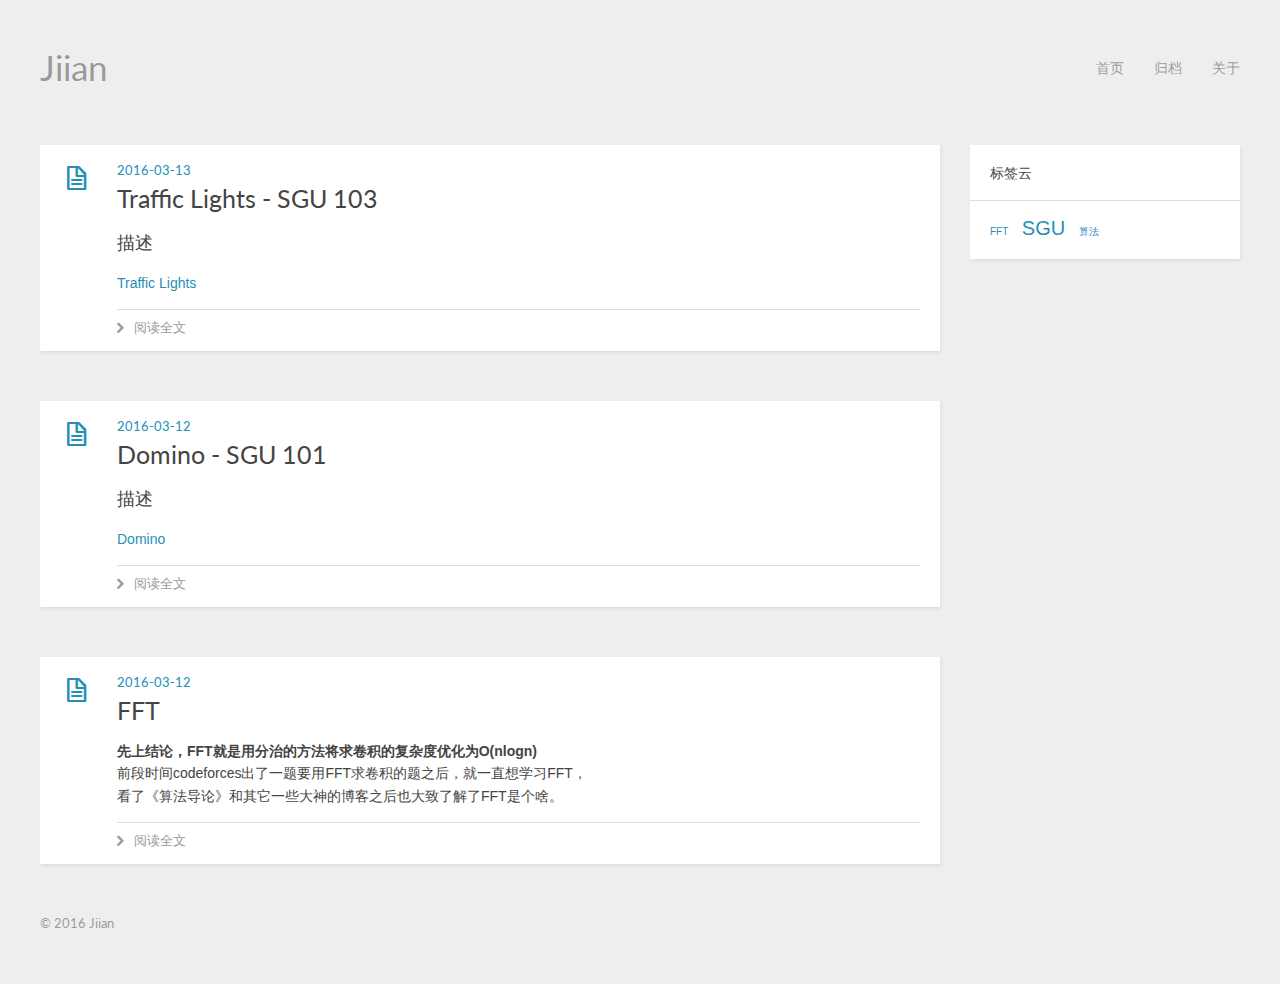
<file: index.html>
<!DOCTYPE HTML>
<html>
<head>
  <meta charset="utf-8">
  
  <title>Jiian</title>
  <meta name="author" content="Jiian">
  
  
  <meta name="viewport" content="width=device-width, initial-scale=1, maximum-scale=1">

  
  <meta property="og:site_name" content="Jiian"/>

  
    <meta property="og:image" content="undefined"/>
  

  <link href="/favicon.png" rel="icon">
  <link rel="alternate" href="/atom.xml" title="Jiian" type="application/atom+xml">
  <link rel="stylesheet" href="/css/style.css" media="screen" type="text/css">
  <!--[if lt IE 9]><script src="//html5shiv.googlecode.com/svn/trunk/html5.js"></script><![endif]-->
  

</head>


<body>
  <header id="header" class="inner"><div class="alignleft">
  <h1><a href="/">Jiian</a></h1>
  <h2><a href="/"></a></h2>
</div>
<nav id="main-nav" class="alignright">
  <ul>
    
      <li><a href="/">首页</a></li>
    
      <li><a href="/archives">归档</a></li>
    
      <li><a href="/about">关于</a></li>
    
  </ul>
  <div class="clearfix"></div>
</nav>
<div class="clearfix"></div>
</header>
  <div id="content" class="inner">
    <div id="main-col" class="alignleft"><div id="wrapper">
  <article class="post">
  
  <div class="post-content">
    <header>
      
        <div class="icon"></div>
        <time datetime="2016-03-13T12:40:19.000Z"><a href="/2016/03/13/sgu-103/">2016-03-13</a></time>
      
      
  
    <h1 class="title"><a href="/2016/03/13/sgu-103/">Traffic Lights - SGU 103</a></h1>
  

    </header>
    <div class="entry">
      
        <h3 id="描述"><a href="#描述" class="headerlink" title="描述"></a>描述</h3><p><a href="http://acm.sgu.ru/problem.php?contest=0&amp;problem=103">Traffic Lights</a></p>
      
    </div>
    <footer>
      
        
          <div class="alignleft">
            <a href="/2016/03/13/sgu-103/#more" class="more-link">阅读全文</a>
          </div>
        
        
      
      <div class="clearfix"></div>
    </footer>
  </div>
</article>




  <article class="post">
  
  <div class="post-content">
    <header>
      
        <div class="icon"></div>
        <time datetime="2016-03-12T15:46:25.000Z"><a href="/2016/03/12/sgu-101/">2016-03-12</a></time>
      
      
  
    <h1 class="title"><a href="/2016/03/12/sgu-101/">Domino - SGU 101</a></h1>
  

    </header>
    <div class="entry">
      
        <h3 id="描述"><a href="#描述" class="headerlink" title="描述"></a>描述</h3><p><a href="http://acm.sgu.ru/problem.php?contest=0&amp;problem=101">Domino</a></p>
      
    </div>
    <footer>
      
        
          <div class="alignleft">
            <a href="/2016/03/12/sgu-101/#more" class="more-link">阅读全文</a>
          </div>
        
        
      
      <div class="clearfix"></div>
    </footer>
  </div>
</article>




  <article class="post">
  
  <div class="post-content">
    <header>
      
        <div class="icon"></div>
        <time datetime="2016-03-12T09:47:49.000Z"><a href="/2016/03/12/FFT/">2016-03-12</a></time>
      
      
  
    <h1 class="title"><a href="/2016/03/12/FFT/">FFT</a></h1>
  

    </header>
    <div class="entry">
      
        <p><strong>先上结论，FFT就是用分治的方法将求卷积的复杂度优化为O(nlogn)</strong><br>前段时间codeforces出了一题要用FFT求卷积的题之后，就一直想学习FFT，<br>看了《算法导论》和其它一些大神的博客之后也大致了解了FFT是个啥。</p>
      
    </div>
    <footer>
      
        
          <div class="alignleft">
            <a href="/2016/03/12/FFT/#more" class="more-link">阅读全文</a>
          </div>
        
        
      
      <div class="clearfix"></div>
    </footer>
  </div>
</article>





<nav id="pagination">
  
  
  <div class="clearfix"></div>
</nav></div></div>
    <aside id="sidebar" class="alignright">
  

  
<div class="widget tagcloud">
  <h3 class="title">标签云</h3>
  <div class="entry">
    <a href="/tags/FFT/" style="font-size: 10px;">FFT</a> <a href="/tags/SGU/" style="font-size: 20px;">SGU</a> <a href="/tags/算法/" style="font-size: 10px;">算法</a>
  </div>
</div>

</aside>
    <div class="clearfix"></div>
  </div>
  <footer id="footer" class="inner"><div class="alignleft">
  
  &copy; 2016 Jiian
  
</div>
<div class="clearfix"></div></footer>
  <script src="//ajax.googleapis.com/ajax/libs/jquery/2.0.3/jquery.min.js"></script>
<script src="/js/jquery.imagesloaded.min.js"></script>
<script src="/js/gallery.js"></script>




<link rel="stylesheet" href="/fancybox/jquery.fancybox.css" media="screen" type="text/css">
<script src="/fancybox/jquery.fancybox.pack.js"></script>
<script type="text/javascript">
(function($){
  $('.fancybox').fancybox();
})(jQuery);
</script>

</body>
</html>
</file>
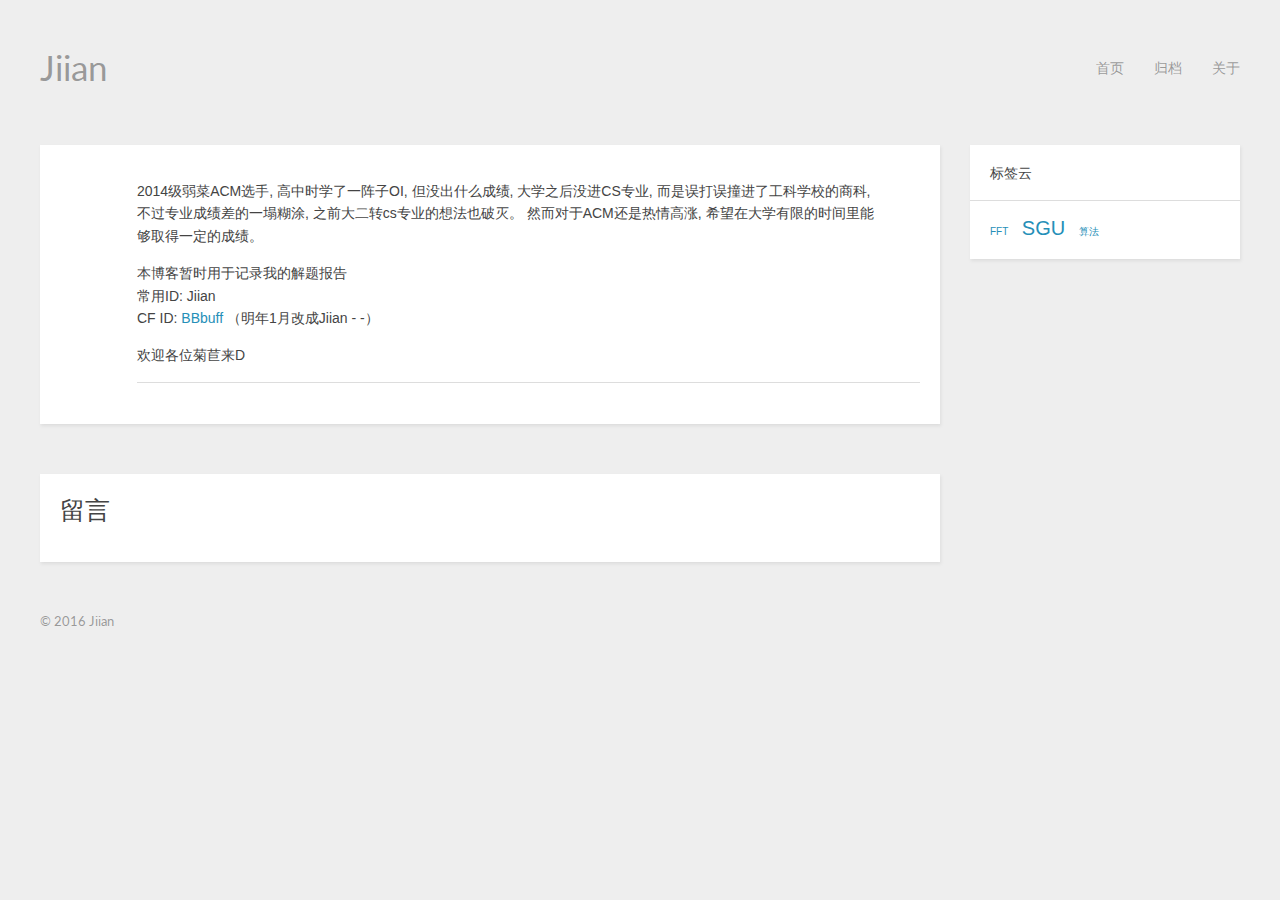
<file: about/index.html>
<!DOCTYPE HTML>
<html>
<head>
  <meta charset="utf-8">
  
  <title>Jiian</title>
  <meta name="author" content="Jiian">
  
  <meta name="description" content="2014级弱菜ACM选手, 高中时学了一阵子OI, 但没出什么成绩, 大学之后没进CS专业, 而是误打误撞进了工科学校的商科,不过专业成绩差的一塌糊涂, 之前大二转cs专业的想法也破灭。 然而对于ACM还是热情高涨, 希望在大学有限的时间里能够取得一定的成绩。
本博客暂时用于记录我的解题报告常用ID">
  
  
  <meta name="viewport" content="width=device-width, initial-scale=1, maximum-scale=1">

  
  <meta property="og:site_name" content="Jiian"/>

  
    <meta property="og:image" content="undefined"/>
  

  <link href="/favicon.png" rel="icon">
  <link rel="alternate" href="/atom.xml" title="Jiian" type="application/atom+xml">
  <link rel="stylesheet" href="/css/style.css" media="screen" type="text/css">
  <!--[if lt IE 9]><script src="//html5shiv.googlecode.com/svn/trunk/html5.js"></script><![endif]-->
  

</head>


<body>
  <header id="header" class="inner"><div class="alignleft">
  <h1><a href="/">Jiian</a></h1>
  <h2><a href="/"></a></h2>
</div>
<nav id="main-nav" class="alignright">
  <ul>
    
      <li><a href="/">首页</a></li>
    
      <li><a href="/archives">归档</a></li>
    
      <li><a href="/about">关于</a></li>
    
  </ul>
  <div class="clearfix"></div>
</nav>
<div class="clearfix"></div>
</header>
  <div id="content" class="inner">
    <div id="main-col" class="alignleft"><div id="wrapper"><article class="page">
  
  <div class="post-content">
    <header>
      
      
  
    <h1 class="title"></h1>
  

    </header>
    <div class="entry">
      
        <p>2014级弱菜ACM选手, 高中时学了一阵子OI, 但没出什么成绩, 大学之后没进CS专业, 而是误打误撞进了工科学校的商科,<br>不过专业成绩差的一塌糊涂, 之前大二转cs专业的想法也破灭。 然而对于ACM还是热情高涨, 希望在大学有限的时间里能<br>够取得一定的成绩。</p>
<p>本博客暂时用于记录我的解题报告<br>常用ID: Jiian<br>CF ID: <a href="http://codeforces.com/profile/BBbuff" target="_blank" rel="external">BBbuff</a> （明年1月改成Jiian - -）</p>
<p>欢迎各位菊苣来D</p>

      
    </div>
    <footer>
      
        
        
        
  <div class="addthis addthis_toolbox addthis_default_style">
    
      <a class="addthis_button_facebook_like" fb:like:layout="button_count"></a>
    
    
      <a class="addthis_button_tweet"></a>
    
    
      <a class="addthis_button_google_plusone" g:plusone:size="medium"></a>
    
    
      <a class="addthis_button_pinterest_pinit" pi:pinit:layout="horizontal"></a>
    
    <a class="addthis_counter addthis_pill_style"></a>
  </div>
  <script type="text/javascript" src="//s7.addthis.com/js/300/addthis_widget.js"></script>

      
      <div class="clearfix"></div>
    </footer>
  </div>
</article>


<section id="comment">
  <h1 class="title">留言</h1>

  
      <div id="fb-root"></div>
<script>
  (function(d, s, id) {
    var js, fjs = d.getElementsByTagName(s)[0];
    if (d.getElementById(id)) return;
    js = d.createElement(s); js.id = id;
    js.src = "//connect.facebook.net/en_US/all.js#xfbml=1&appId=123456789012345";
    fjs.parentNode.insertBefore(js, fjs);
  }(document, 'script', 'facebook-jssdk'));
</script>

<div class="fb-comments" data-href="http://jiian95.github.io/about/index.html" data-num-posts="5" data-width="840" data-colorscheme="light"></div>
      
  
</section>

</div></div>
    <aside id="sidebar" class="alignright">
  

  
<div class="widget tagcloud">
  <h3 class="title">标签云</h3>
  <div class="entry">
    <a href="/tags/FFT/" style="font-size: 10px;">FFT</a> <a href="/tags/SGU/" style="font-size: 20px;">SGU</a> <a href="/tags/算法/" style="font-size: 10px;">算法</a>
  </div>
</div>

</aside>
    <div class="clearfix"></div>
  </div>
  <footer id="footer" class="inner"><div class="alignleft">
  
  &copy; 2016 Jiian
  
</div>
<div class="clearfix"></div></footer>
  <script src="//ajax.googleapis.com/ajax/libs/jquery/2.0.3/jquery.min.js"></script>
<script src="/js/jquery.imagesloaded.min.js"></script>
<script src="/js/gallery.js"></script>




<link rel="stylesheet" href="/fancybox/jquery.fancybox.css" media="screen" type="text/css">
<script src="/fancybox/jquery.fancybox.pack.js"></script>
<script type="text/javascript">
(function($){
  $('.fancybox').fancybox();
})(jQuery);
</script>

</body>
</html>
</file>
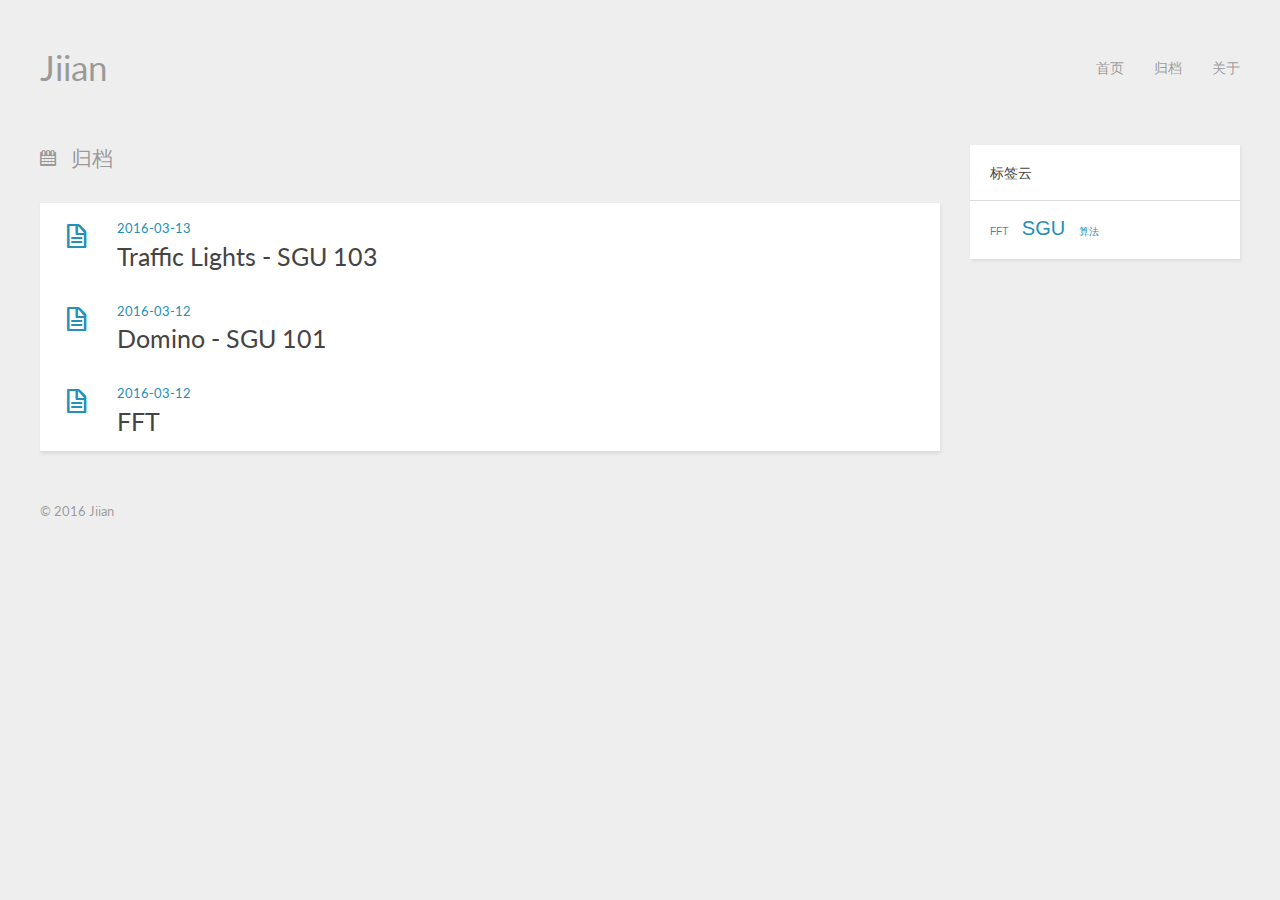
<file: archives/index.html>
<!DOCTYPE HTML>
<html>
<head>
  <meta charset="utf-8">
  
  <title>归档 | Jiian</title>
  <meta name="author" content="Jiian">
  
  
  <meta name="viewport" content="width=device-width, initial-scale=1, maximum-scale=1">

  
  <meta property="og:site_name" content="Jiian"/>

  
    <meta property="og:image" content="undefined"/>
  

  <link href="/favicon.png" rel="icon">
  <link rel="alternate" href="/atom.xml" title="Jiian" type="application/atom+xml">
  <link rel="stylesheet" href="/css/style.css" media="screen" type="text/css">
  <!--[if lt IE 9]><script src="//html5shiv.googlecode.com/svn/trunk/html5.js"></script><![endif]-->
  

</head>


<body>
  <header id="header" class="inner"><div class="alignleft">
  <h1><a href="/">Jiian</a></h1>
  <h2><a href="/"></a></h2>
</div>
<nav id="main-nav" class="alignright">
  <ul>
    
      <li><a href="/">首页</a></li>
    
      <li><a href="/archives">归档</a></li>
    
      <li><a href="/about">关于</a></li>
    
  </ul>
  <div class="clearfix"></div>
</nav>
<div class="clearfix"></div>
</header>
  <div id="content" class="inner">
    <div id="main-col" class="alignleft"><div id="wrapper">
<h2 class="archive-title">归档</h2>


  <div class="archive">
    
      <article class="post">
        <div class="post-content">
          <header>
            <div class="icon"></div>
            <time datetime="2016-03-13T12:40:19.000Z"><a href="/2016/03/13/sgu-103/">2016-03-13</a></time>
            
              <h1 class="title"><a href="/2016/03/13/sgu-103/">Traffic Lights - SGU 103</a></h1>
            
          </header>
        </div>
      </article>
    
      <article class="post">
        <div class="post-content">
          <header>
            <div class="icon"></div>
            <time datetime="2016-03-12T15:46:25.000Z"><a href="/2016/03/12/sgu-101/">2016-03-12</a></time>
            
              <h1 class="title"><a href="/2016/03/12/sgu-101/">Domino - SGU 101</a></h1>
            
          </header>
        </div>
      </article>
    
      <article class="post">
        <div class="post-content">
          <header>
            <div class="icon"></div>
            <time datetime="2016-03-12T09:47:49.000Z"><a href="/2016/03/12/FFT/">2016-03-12</a></time>
            
              <h1 class="title"><a href="/2016/03/12/FFT/">FFT</a></h1>
            
          </header>
        </div>
      </article>
    
  </div>
</div></div>
    <aside id="sidebar" class="alignright">
  

  
<div class="widget tagcloud">
  <h3 class="title">标签云</h3>
  <div class="entry">
    <a href="/tags/FFT/" style="font-size: 10px;">FFT</a> <a href="/tags/SGU/" style="font-size: 20px;">SGU</a> <a href="/tags/算法/" style="font-size: 10px;">算法</a>
  </div>
</div>

</aside>
    <div class="clearfix"></div>
  </div>
  <footer id="footer" class="inner"><div class="alignleft">
  
  &copy; 2016 Jiian
  
</div>
<div class="clearfix"></div></footer>
  <script src="//ajax.googleapis.com/ajax/libs/jquery/2.0.3/jquery.min.js"></script>
<script src="/js/jquery.imagesloaded.min.js"></script>
<script src="/js/gallery.js"></script>




<link rel="stylesheet" href="/fancybox/jquery.fancybox.css" media="screen" type="text/css">
<script src="/fancybox/jquery.fancybox.pack.js"></script>
<script type="text/javascript">
(function($){
  $('.fancybox').fancybox();
})(jQuery);
</script>

</body>
</html>
</file>
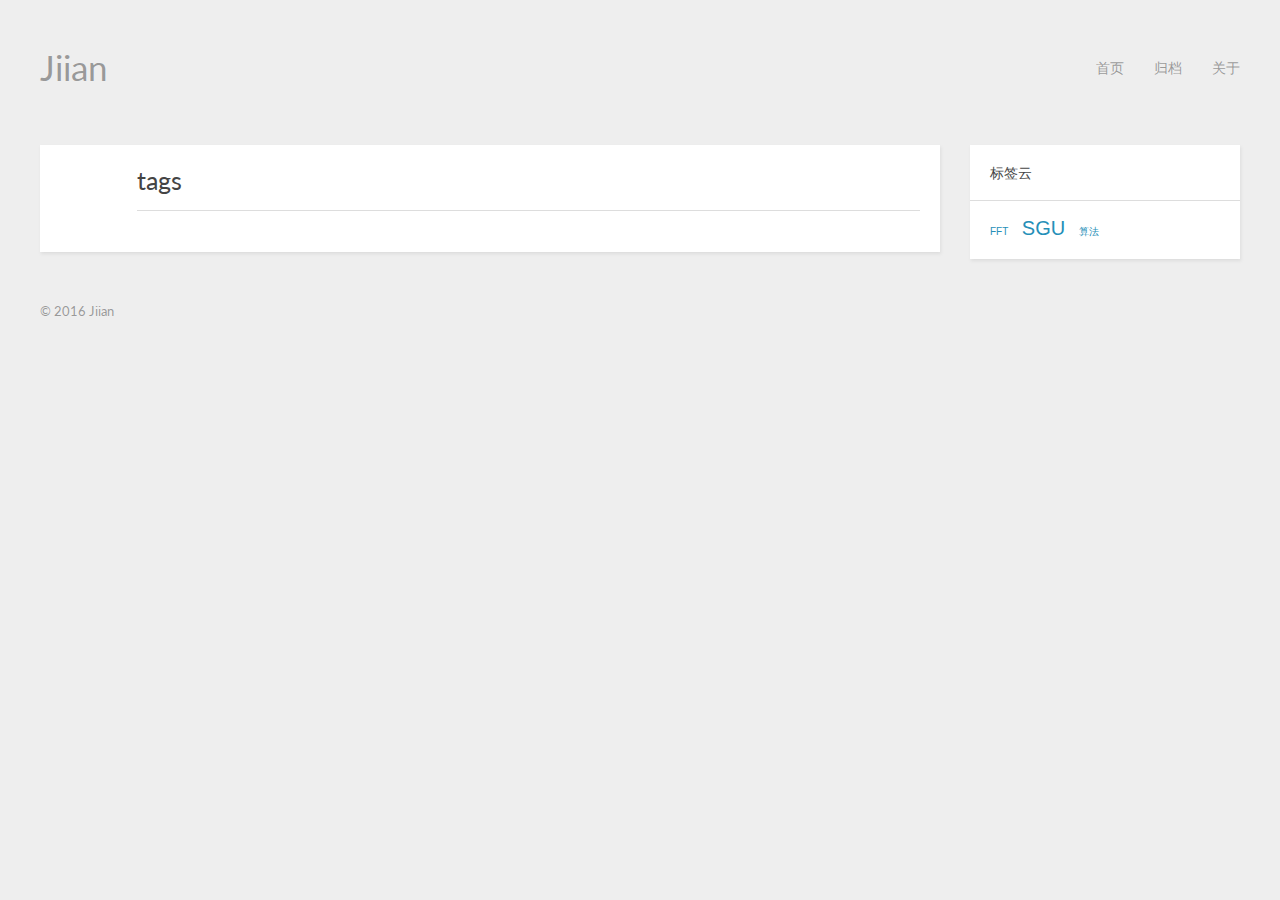
<file: tags/index.html>
<!DOCTYPE HTML>
<html>
<head>
  <meta charset="utf-8">
  
  <title>tags | Jiian</title>
  <meta name="author" content="Jiian">
  
  
  <meta name="viewport" content="width=device-width, initial-scale=1, maximum-scale=1">

  <meta property="og:title" content="tags"/>
  <meta property="og:site_name" content="Jiian"/>

  
    <meta property="og:image" content="undefined"/>
  

  <link href="/favicon.png" rel="icon">
  <link rel="alternate" href="/atom.xml" title="Jiian" type="application/atom+xml">
  <link rel="stylesheet" href="/css/style.css" media="screen" type="text/css">
  <!--[if lt IE 9]><script src="//html5shiv.googlecode.com/svn/trunk/html5.js"></script><![endif]-->
  

</head>


<body>
  <header id="header" class="inner"><div class="alignleft">
  <h1><a href="/">Jiian</a></h1>
  <h2><a href="/"></a></h2>
</div>
<nav id="main-nav" class="alignright">
  <ul>
    
      <li><a href="/">首页</a></li>
    
      <li><a href="/archives">归档</a></li>
    
      <li><a href="/about">关于</a></li>
    
  </ul>
  <div class="clearfix"></div>
</nav>
<div class="clearfix"></div>
</header>
  <div id="content" class="inner">
    <div id="main-col" class="alignleft"><div id="wrapper"><article class="page">
  
  <div class="post-content">
    <header>
      
      
  
    <h1 class="title">tags</h1>
  

    </header>
    <div class="entry">
      
        
      
    </div>
    <footer>
      
        
        
        
  <div class="addthis addthis_toolbox addthis_default_style">
    
      <a class="addthis_button_facebook_like" fb:like:layout="button_count"></a>
    
    
      <a class="addthis_button_tweet"></a>
    
    
      <a class="addthis_button_google_plusone" g:plusone:size="medium"></a>
    
    
      <a class="addthis_button_pinterest_pinit" pi:pinit:layout="horizontal"></a>
    
    <a class="addthis_counter addthis_pill_style"></a>
  </div>
  <script type="text/javascript" src="//s7.addthis.com/js/300/addthis_widget.js"></script>

      
      <div class="clearfix"></div>
    </footer>
  </div>
</article>


</div></div>
    <aside id="sidebar" class="alignright">
  

  
<div class="widget tagcloud">
  <h3 class="title">标签云</h3>
  <div class="entry">
    <a href="/tags/FFT/" style="font-size: 10px;">FFT</a> <a href="/tags/SGU/" style="font-size: 20px;">SGU</a> <a href="/tags/算法/" style="font-size: 10px;">算法</a>
  </div>
</div>

</aside>
    <div class="clearfix"></div>
  </div>
  <footer id="footer" class="inner"><div class="alignleft">
  
  &copy; 2016 Jiian
  
</div>
<div class="clearfix"></div></footer>
  <script src="//ajax.googleapis.com/ajax/libs/jquery/2.0.3/jquery.min.js"></script>
<script src="/js/jquery.imagesloaded.min.js"></script>
<script src="/js/gallery.js"></script>




<link rel="stylesheet" href="/fancybox/jquery.fancybox.css" media="screen" type="text/css">
<script src="/fancybox/jquery.fancybox.pack.js"></script>
<script type="text/javascript">
(function($){
  $('.fancybox').fancybox();
})(jQuery);
</script>

</body>
</html>
</file>
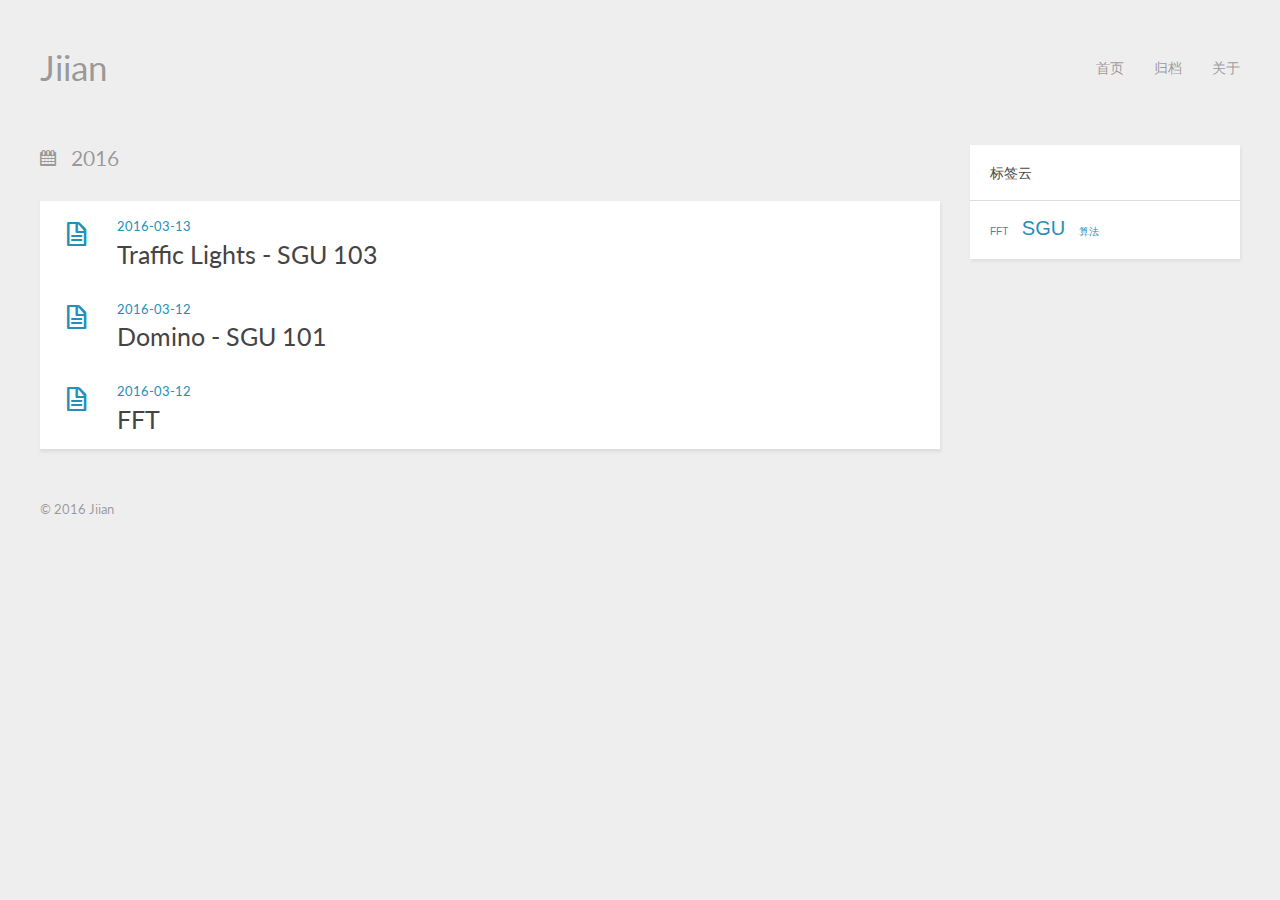
<file: archives/2016/index.html>
<!DOCTYPE HTML>
<html>
<head>
  <meta charset="utf-8">
  
  <title>归档：2016 | Jiian</title>
  <meta name="author" content="Jiian">
  
  
  <meta name="viewport" content="width=device-width, initial-scale=1, maximum-scale=1">

  
  <meta property="og:site_name" content="Jiian"/>

  
    <meta property="og:image" content="undefined"/>
  

  <link href="/favicon.png" rel="icon">
  <link rel="alternate" href="/atom.xml" title="Jiian" type="application/atom+xml">
  <link rel="stylesheet" href="/css/style.css" media="screen" type="text/css">
  <!--[if lt IE 9]><script src="//html5shiv.googlecode.com/svn/trunk/html5.js"></script><![endif]-->
  

</head>


<body>
  <header id="header" class="inner"><div class="alignleft">
  <h1><a href="/">Jiian</a></h1>
  <h2><a href="/"></a></h2>
</div>
<nav id="main-nav" class="alignright">
  <ul>
    
      <li><a href="/">首页</a></li>
    
      <li><a href="/archives">归档</a></li>
    
      <li><a href="/about">关于</a></li>
    
  </ul>
  <div class="clearfix"></div>
</nav>
<div class="clearfix"></div>
</header>
  <div id="content" class="inner">
    <div id="main-col" class="alignleft"><div id="wrapper">
<h2 class="archive-title">2016</h2>


  <div class="archive">
    
      <article class="post">
        <div class="post-content">
          <header>
            <div class="icon"></div>
            <time datetime="2016-03-13T12:40:19.000Z"><a href="/2016/03/13/sgu-103/">2016-03-13</a></time>
            
              <h1 class="title"><a href="/2016/03/13/sgu-103/">Traffic Lights - SGU 103</a></h1>
            
          </header>
        </div>
      </article>
    
      <article class="post">
        <div class="post-content">
          <header>
            <div class="icon"></div>
            <time datetime="2016-03-12T15:46:25.000Z"><a href="/2016/03/12/sgu-101/">2016-03-12</a></time>
            
              <h1 class="title"><a href="/2016/03/12/sgu-101/">Domino - SGU 101</a></h1>
            
          </header>
        </div>
      </article>
    
      <article class="post">
        <div class="post-content">
          <header>
            <div class="icon"></div>
            <time datetime="2016-03-12T09:47:49.000Z"><a href="/2016/03/12/FFT/">2016-03-12</a></time>
            
              <h1 class="title"><a href="/2016/03/12/FFT/">FFT</a></h1>
            
          </header>
        </div>
      </article>
    
  </div>
</div></div>
    <aside id="sidebar" class="alignright">
  

  
<div class="widget tagcloud">
  <h3 class="title">标签云</h3>
  <div class="entry">
    <a href="/tags/FFT/" style="font-size: 10px;">FFT</a> <a href="/tags/SGU/" style="font-size: 20px;">SGU</a> <a href="/tags/算法/" style="font-size: 10px;">算法</a>
  </div>
</div>

</aside>
    <div class="clearfix"></div>
  </div>
  <footer id="footer" class="inner"><div class="alignleft">
  
  &copy; 2016 Jiian
  
</div>
<div class="clearfix"></div></footer>
  <script src="//ajax.googleapis.com/ajax/libs/jquery/2.0.3/jquery.min.js"></script>
<script src="/js/jquery.imagesloaded.min.js"></script>
<script src="/js/gallery.js"></script>




<link rel="stylesheet" href="/fancybox/jquery.fancybox.css" media="screen" type="text/css">
<script src="/fancybox/jquery.fancybox.pack.js"></script>
<script type="text/javascript">
(function($){
  $('.fancybox').fancybox();
})(jQuery);
</script>

</body>
</html>
</file>
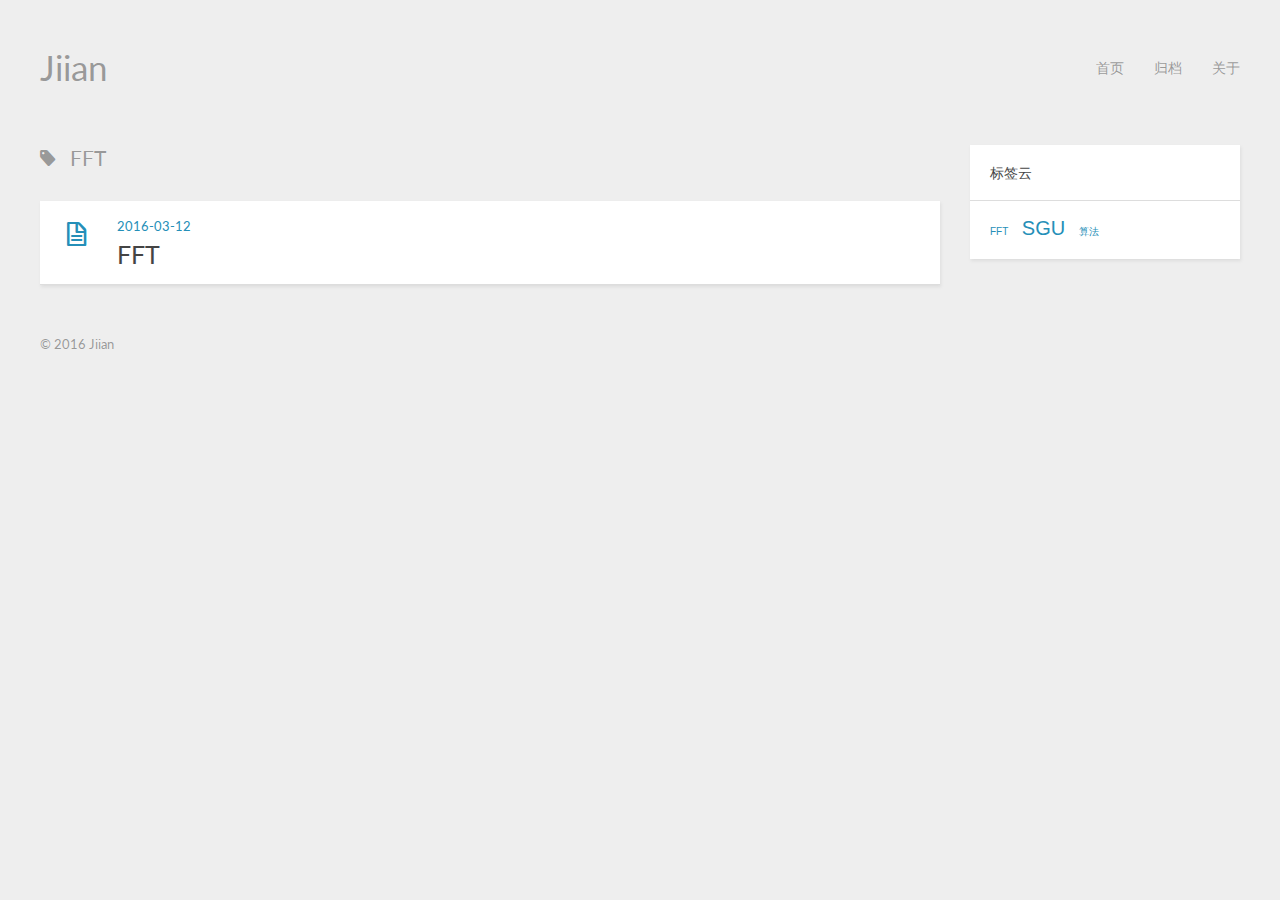
<file: tags/FFT/index.html>
<!DOCTYPE HTML>
<html>
<head>
  <meta charset="utf-8">
  
  <title>FFT | Jiian</title>
  <meta name="author" content="Jiian">
  
  
  <meta name="viewport" content="width=device-width, initial-scale=1, maximum-scale=1">

  
  <meta property="og:site_name" content="Jiian"/>

  
    <meta property="og:image" content="undefined"/>
  

  <link href="/favicon.png" rel="icon">
  <link rel="alternate" href="/atom.xml" title="Jiian" type="application/atom+xml">
  <link rel="stylesheet" href="/css/style.css" media="screen" type="text/css">
  <!--[if lt IE 9]><script src="//html5shiv.googlecode.com/svn/trunk/html5.js"></script><![endif]-->
  

</head>


<body>
  <header id="header" class="inner"><div class="alignleft">
  <h1><a href="/">Jiian</a></h1>
  <h2><a href="/"></a></h2>
</div>
<nav id="main-nav" class="alignright">
  <ul>
    
      <li><a href="/">首页</a></li>
    
      <li><a href="/archives">归档</a></li>
    
      <li><a href="/about">关于</a></li>
    
  </ul>
  <div class="clearfix"></div>
</nav>
<div class="clearfix"></div>
</header>
  <div id="content" class="inner">
    <div id="main-col" class="alignleft"><div id="wrapper">
<h2 class="archive-title tag">FFT</h2>


  <div class="archive">
    
      <article class="post">
        <div class="post-content">
          <header>
            <div class="icon"></div>
            <time datetime="2016-03-12T09:47:49.000Z"><a href="/2016/03/12/FFT/">2016-03-12</a></time>
            
              <h1 class="title"><a href="/2016/03/12/FFT/">FFT</a></h1>
            
          </header>
        </div>
      </article>
    
  </div>
</div></div>
    <aside id="sidebar" class="alignright">
  

  
<div class="widget tagcloud">
  <h3 class="title">标签云</h3>
  <div class="entry">
    <a href="/tags/FFT/" style="font-size: 10px;">FFT</a> <a href="/tags/SGU/" style="font-size: 20px;">SGU</a> <a href="/tags/算法/" style="font-size: 10px;">算法</a>
  </div>
</div>

</aside>
    <div class="clearfix"></div>
  </div>
  <footer id="footer" class="inner"><div class="alignleft">
  
  &copy; 2016 Jiian
  
</div>
<div class="clearfix"></div></footer>
  <script src="//ajax.googleapis.com/ajax/libs/jquery/2.0.3/jquery.min.js"></script>
<script src="/js/jquery.imagesloaded.min.js"></script>
<script src="/js/gallery.js"></script>




<link rel="stylesheet" href="/fancybox/jquery.fancybox.css" media="screen" type="text/css">
<script src="/fancybox/jquery.fancybox.pack.js"></script>
<script type="text/javascript">
(function($){
  $('.fancybox').fancybox();
})(jQuery);
</script>

</body>
</html>
</file>
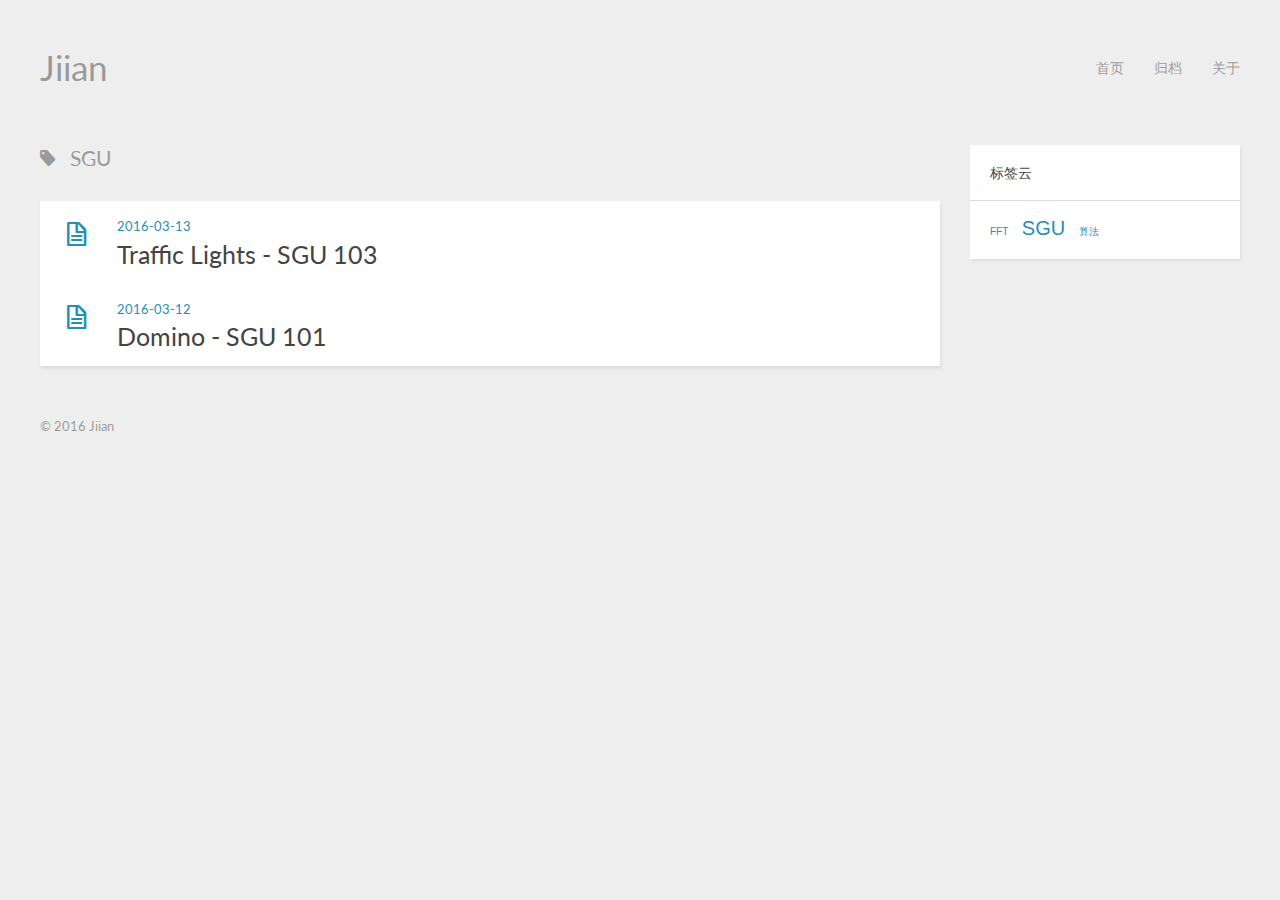
<file: tags/SGU/index.html>
<!DOCTYPE HTML>
<html>
<head>
  <meta charset="utf-8">
  
  <title>SGU | Jiian</title>
  <meta name="author" content="Jiian">
  
  
  <meta name="viewport" content="width=device-width, initial-scale=1, maximum-scale=1">

  
  <meta property="og:site_name" content="Jiian"/>

  
    <meta property="og:image" content="undefined"/>
  

  <link href="/favicon.png" rel="icon">
  <link rel="alternate" href="/atom.xml" title="Jiian" type="application/atom+xml">
  <link rel="stylesheet" href="/css/style.css" media="screen" type="text/css">
  <!--[if lt IE 9]><script src="//html5shiv.googlecode.com/svn/trunk/html5.js"></script><![endif]-->
  

</head>


<body>
  <header id="header" class="inner"><div class="alignleft">
  <h1><a href="/">Jiian</a></h1>
  <h2><a href="/"></a></h2>
</div>
<nav id="main-nav" class="alignright">
  <ul>
    
      <li><a href="/">首页</a></li>
    
      <li><a href="/archives">归档</a></li>
    
      <li><a href="/about">关于</a></li>
    
  </ul>
  <div class="clearfix"></div>
</nav>
<div class="clearfix"></div>
</header>
  <div id="content" class="inner">
    <div id="main-col" class="alignleft"><div id="wrapper">
<h2 class="archive-title tag">SGU</h2>


  <div class="archive">
    
      <article class="post">
        <div class="post-content">
          <header>
            <div class="icon"></div>
            <time datetime="2016-03-13T12:40:19.000Z"><a href="/2016/03/13/sgu-103/">2016-03-13</a></time>
            
              <h1 class="title"><a href="/2016/03/13/sgu-103/">Traffic Lights - SGU 103</a></h1>
            
          </header>
        </div>
      </article>
    
      <article class="post">
        <div class="post-content">
          <header>
            <div class="icon"></div>
            <time datetime="2016-03-12T15:46:25.000Z"><a href="/2016/03/12/sgu-101/">2016-03-12</a></time>
            
              <h1 class="title"><a href="/2016/03/12/sgu-101/">Domino - SGU 101</a></h1>
            
          </header>
        </div>
      </article>
    
  </div>
</div></div>
    <aside id="sidebar" class="alignright">
  

  
<div class="widget tagcloud">
  <h3 class="title">标签云</h3>
  <div class="entry">
    <a href="/tags/FFT/" style="font-size: 10px;">FFT</a> <a href="/tags/SGU/" style="font-size: 20px;">SGU</a> <a href="/tags/算法/" style="font-size: 10px;">算法</a>
  </div>
</div>

</aside>
    <div class="clearfix"></div>
  </div>
  <footer id="footer" class="inner"><div class="alignleft">
  
  &copy; 2016 Jiian
  
</div>
<div class="clearfix"></div></footer>
  <script src="//ajax.googleapis.com/ajax/libs/jquery/2.0.3/jquery.min.js"></script>
<script src="/js/jquery.imagesloaded.min.js"></script>
<script src="/js/gallery.js"></script>




<link rel="stylesheet" href="/fancybox/jquery.fancybox.css" media="screen" type="text/css">
<script src="/fancybox/jquery.fancybox.pack.js"></script>
<script type="text/javascript">
(function($){
  $('.fancybox').fancybox();
})(jQuery);
</script>

</body>
</html>
</file>
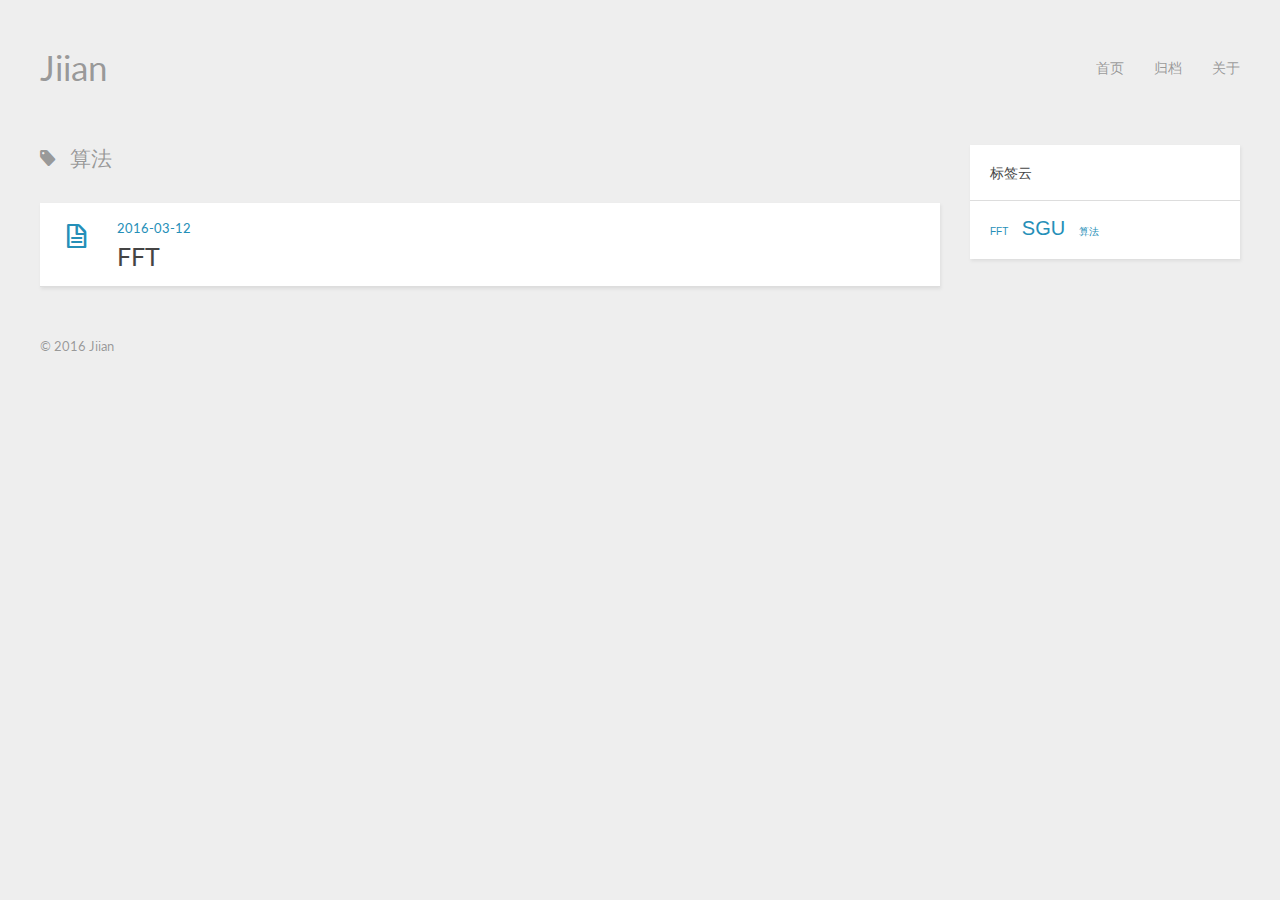
<file: tags/算法/index.html>
<!DOCTYPE HTML>
<html>
<head>
  <meta charset="utf-8">
  
  <title>算法 | Jiian</title>
  <meta name="author" content="Jiian">
  
  
  <meta name="viewport" content="width=device-width, initial-scale=1, maximum-scale=1">

  
  <meta property="og:site_name" content="Jiian"/>

  
    <meta property="og:image" content="undefined"/>
  

  <link href="/favicon.png" rel="icon">
  <link rel="alternate" href="/atom.xml" title="Jiian" type="application/atom+xml">
  <link rel="stylesheet" href="/css/style.css" media="screen" type="text/css">
  <!--[if lt IE 9]><script src="//html5shiv.googlecode.com/svn/trunk/html5.js"></script><![endif]-->
  

</head>


<body>
  <header id="header" class="inner"><div class="alignleft">
  <h1><a href="/">Jiian</a></h1>
  <h2><a href="/"></a></h2>
</div>
<nav id="main-nav" class="alignright">
  <ul>
    
      <li><a href="/">首页</a></li>
    
      <li><a href="/archives">归档</a></li>
    
      <li><a href="/about">关于</a></li>
    
  </ul>
  <div class="clearfix"></div>
</nav>
<div class="clearfix"></div>
</header>
  <div id="content" class="inner">
    <div id="main-col" class="alignleft"><div id="wrapper">
<h2 class="archive-title tag">算法</h2>


  <div class="archive">
    
      <article class="post">
        <div class="post-content">
          <header>
            <div class="icon"></div>
            <time datetime="2016-03-12T09:47:49.000Z"><a href="/2016/03/12/FFT/">2016-03-12</a></time>
            
              <h1 class="title"><a href="/2016/03/12/FFT/">FFT</a></h1>
            
          </header>
        </div>
      </article>
    
  </div>
</div></div>
    <aside id="sidebar" class="alignright">
  

  
<div class="widget tagcloud">
  <h3 class="title">标签云</h3>
  <div class="entry">
    <a href="/tags/FFT/" style="font-size: 10px;">FFT</a> <a href="/tags/SGU/" style="font-size: 20px;">SGU</a> <a href="/tags/算法/" style="font-size: 10px;">算法</a>
  </div>
</div>

</aside>
    <div class="clearfix"></div>
  </div>
  <footer id="footer" class="inner"><div class="alignleft">
  
  &copy; 2016 Jiian
  
</div>
<div class="clearfix"></div></footer>
  <script src="//ajax.googleapis.com/ajax/libs/jquery/2.0.3/jquery.min.js"></script>
<script src="/js/jquery.imagesloaded.min.js"></script>
<script src="/js/gallery.js"></script>




<link rel="stylesheet" href="/fancybox/jquery.fancybox.css" media="screen" type="text/css">
<script src="/fancybox/jquery.fancybox.pack.js"></script>
<script type="text/javascript">
(function($){
  $('.fancybox').fancybox();
})(jQuery);
</script>

</body>
</html>
</file>
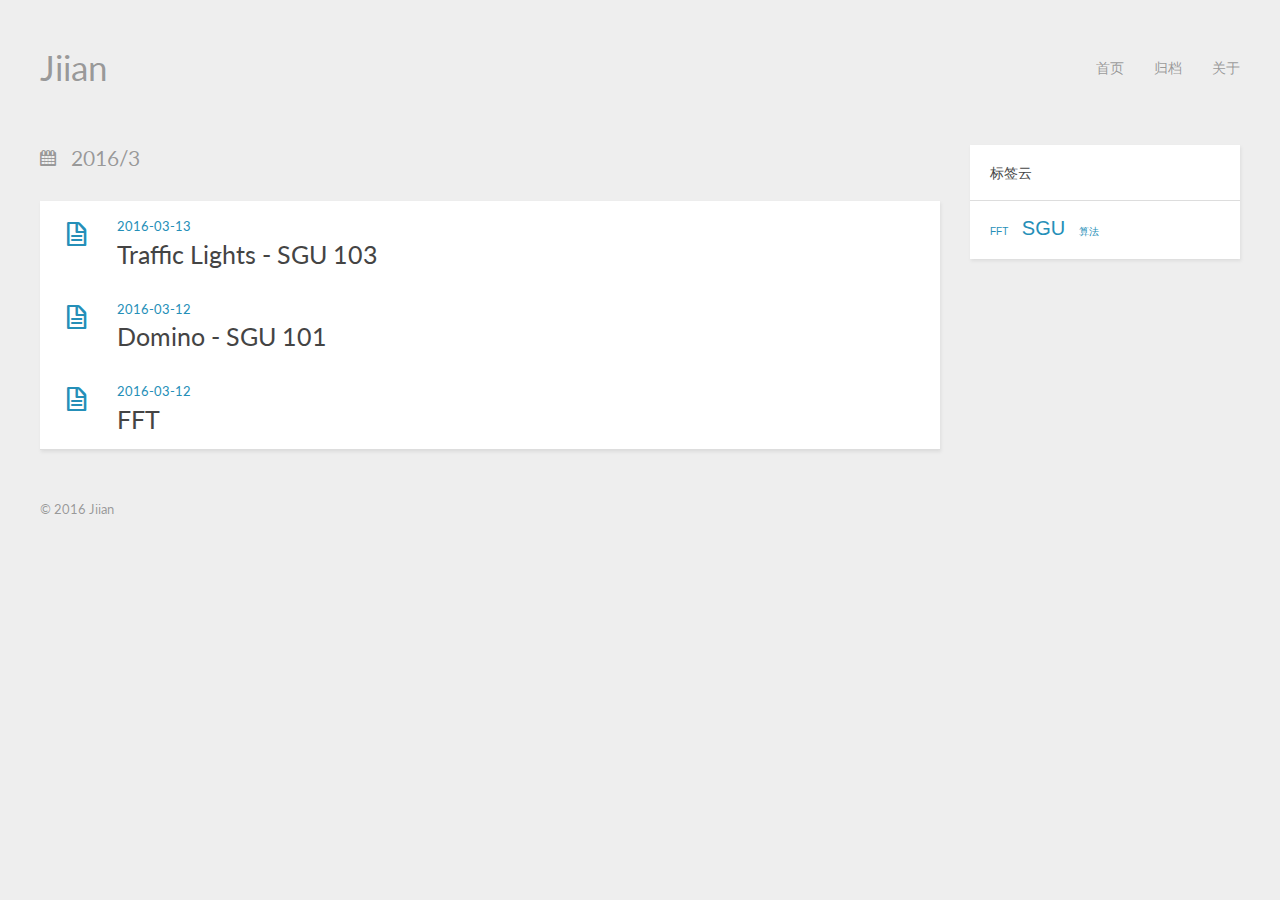
<file: archives/2016/03/index.html>
<!DOCTYPE HTML>
<html>
<head>
  <meta charset="utf-8">
  
  <title>归档：2016/3 | Jiian</title>
  <meta name="author" content="Jiian">
  
  
  <meta name="viewport" content="width=device-width, initial-scale=1, maximum-scale=1">

  
  <meta property="og:site_name" content="Jiian"/>

  
    <meta property="og:image" content="undefined"/>
  

  <link href="/favicon.png" rel="icon">
  <link rel="alternate" href="/atom.xml" title="Jiian" type="application/atom+xml">
  <link rel="stylesheet" href="/css/style.css" media="screen" type="text/css">
  <!--[if lt IE 9]><script src="//html5shiv.googlecode.com/svn/trunk/html5.js"></script><![endif]-->
  

</head>


<body>
  <header id="header" class="inner"><div class="alignleft">
  <h1><a href="/">Jiian</a></h1>
  <h2><a href="/"></a></h2>
</div>
<nav id="main-nav" class="alignright">
  <ul>
    
      <li><a href="/">首页</a></li>
    
      <li><a href="/archives">归档</a></li>
    
      <li><a href="/about">关于</a></li>
    
  </ul>
  <div class="clearfix"></div>
</nav>
<div class="clearfix"></div>
</header>
  <div id="content" class="inner">
    <div id="main-col" class="alignleft"><div id="wrapper">
<h2 class="archive-title">2016/3</h2>


  <div class="archive">
    
      <article class="post">
        <div class="post-content">
          <header>
            <div class="icon"></div>
            <time datetime="2016-03-13T12:40:19.000Z"><a href="/2016/03/13/sgu-103/">2016-03-13</a></time>
            
              <h1 class="title"><a href="/2016/03/13/sgu-103/">Traffic Lights - SGU 103</a></h1>
            
          </header>
        </div>
      </article>
    
      <article class="post">
        <div class="post-content">
          <header>
            <div class="icon"></div>
            <time datetime="2016-03-12T15:46:25.000Z"><a href="/2016/03/12/sgu-101/">2016-03-12</a></time>
            
              <h1 class="title"><a href="/2016/03/12/sgu-101/">Domino - SGU 101</a></h1>
            
          </header>
        </div>
      </article>
    
      <article class="post">
        <div class="post-content">
          <header>
            <div class="icon"></div>
            <time datetime="2016-03-12T09:47:49.000Z"><a href="/2016/03/12/FFT/">2016-03-12</a></time>
            
              <h1 class="title"><a href="/2016/03/12/FFT/">FFT</a></h1>
            
          </header>
        </div>
      </article>
    
  </div>
</div></div>
    <aside id="sidebar" class="alignright">
  

  
<div class="widget tagcloud">
  <h3 class="title">标签云</h3>
  <div class="entry">
    <a href="/tags/FFT/" style="font-size: 10px;">FFT</a> <a href="/tags/SGU/" style="font-size: 20px;">SGU</a> <a href="/tags/算法/" style="font-size: 10px;">算法</a>
  </div>
</div>

</aside>
    <div class="clearfix"></div>
  </div>
  <footer id="footer" class="inner"><div class="alignleft">
  
  &copy; 2016 Jiian
  
</div>
<div class="clearfix"></div></footer>
  <script src="//ajax.googleapis.com/ajax/libs/jquery/2.0.3/jquery.min.js"></script>
<script src="/js/jquery.imagesloaded.min.js"></script>
<script src="/js/gallery.js"></script>




<link rel="stylesheet" href="/fancybox/jquery.fancybox.css" media="screen" type="text/css">
<script src="/fancybox/jquery.fancybox.pack.js"></script>
<script type="text/javascript">
(function($){
  $('.fancybox').fancybox();
})(jQuery);
</script>

</body>
</html>
</file>
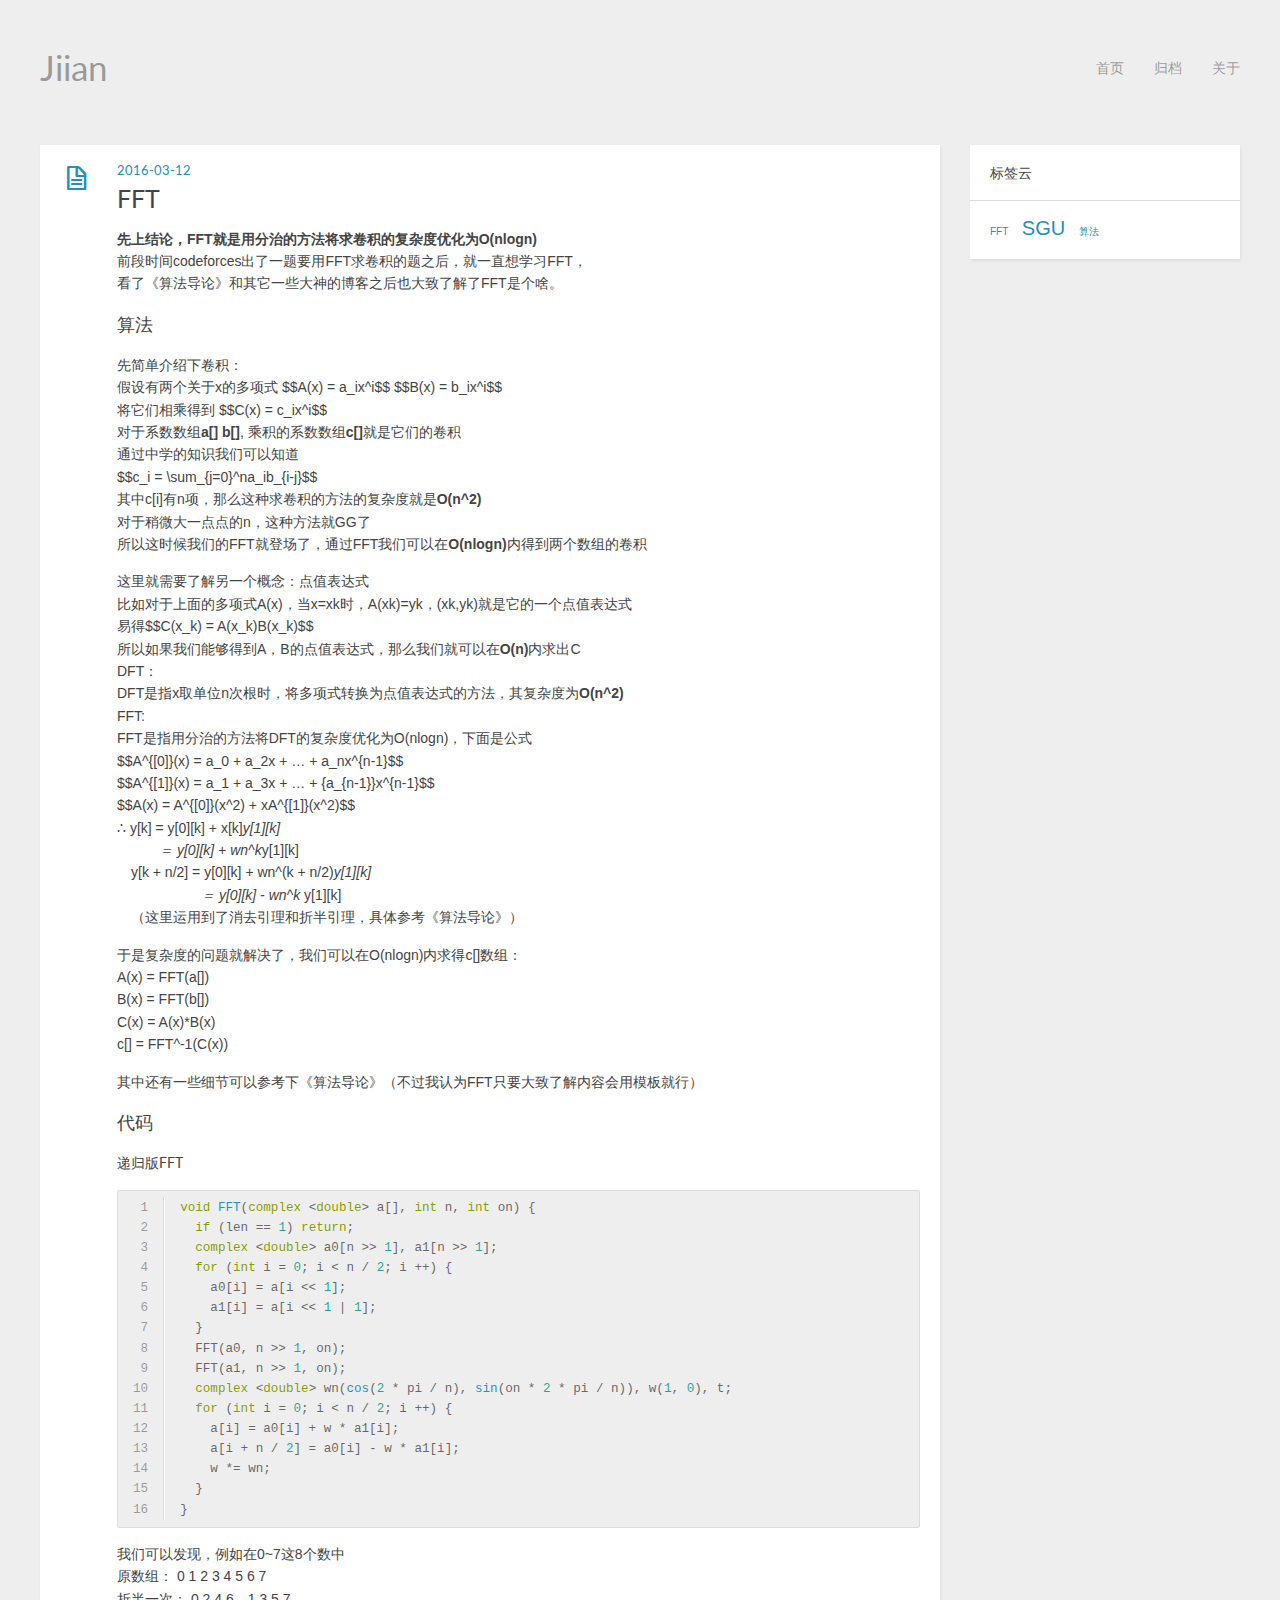
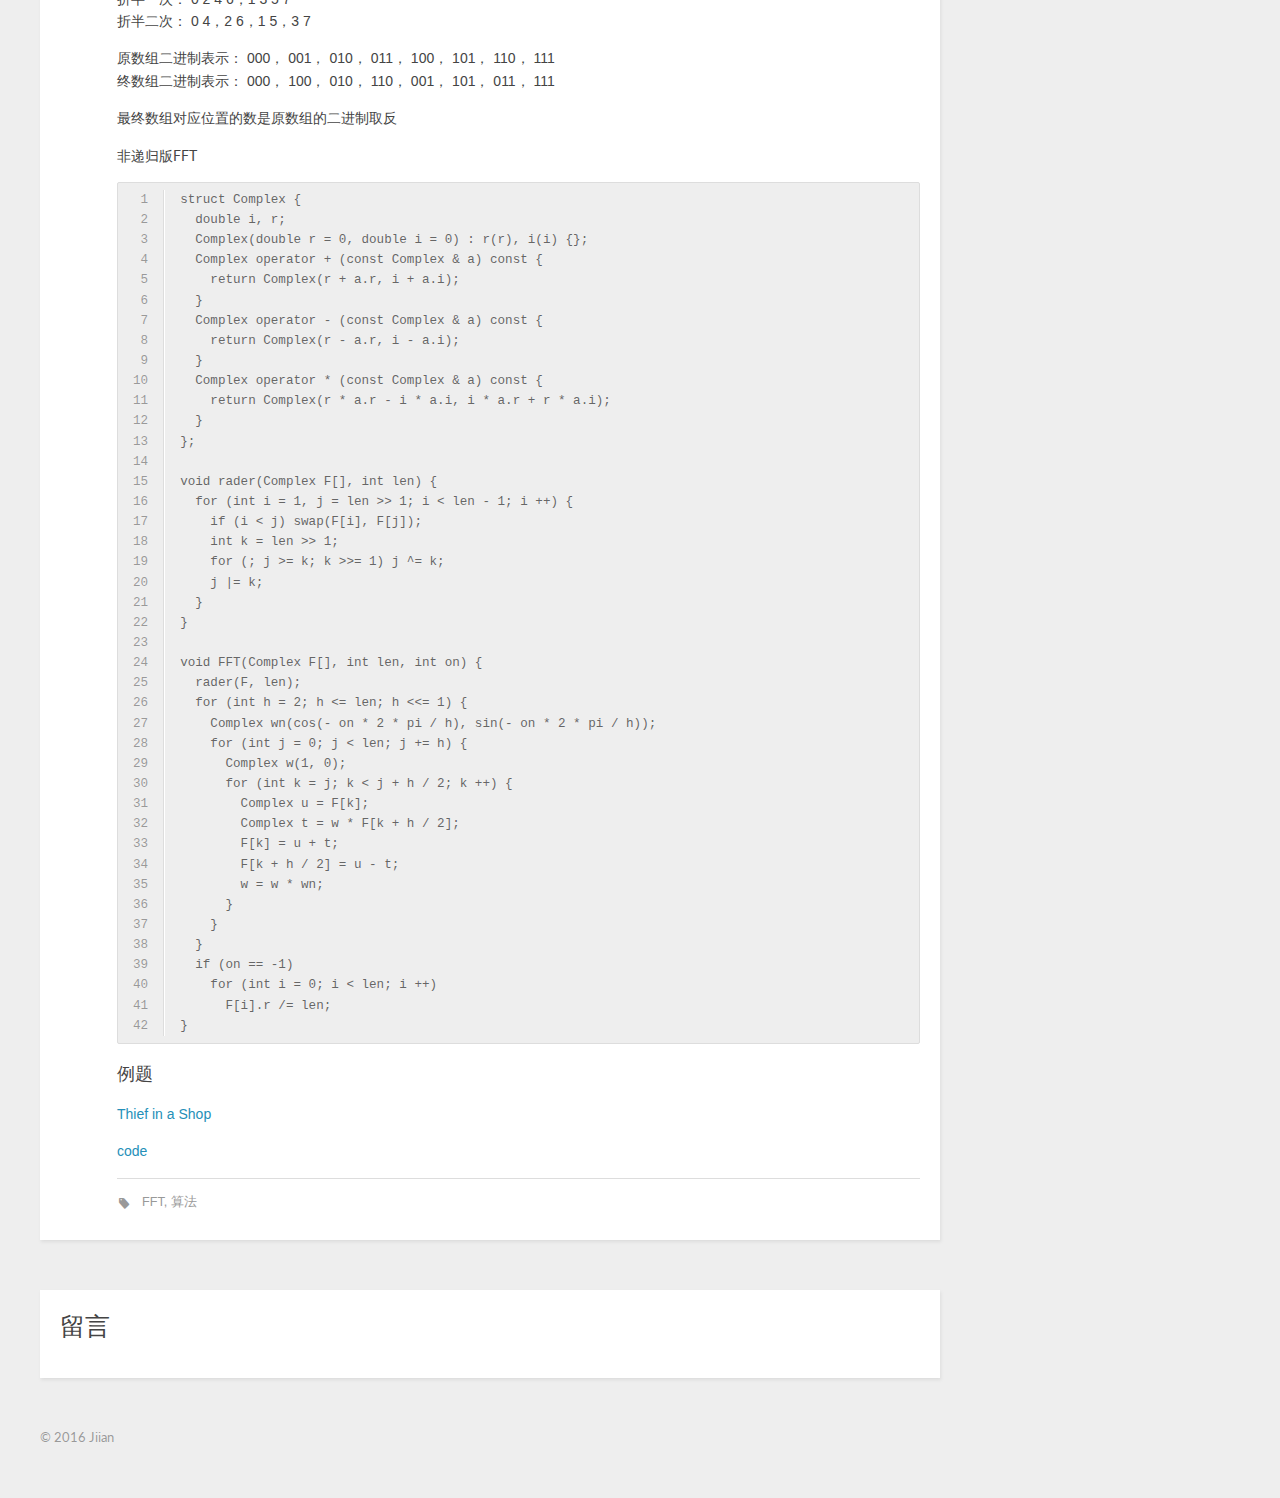
<file: 2016/03/12/FFT/index.html>
<!DOCTYPE HTML>
<html>
<head>
  <meta charset="utf-8">
  
  <title>FFT | Jiian</title>
  <meta name="author" content="Jiian">
  
  <meta name="description" content="先上结论，FFT就是用分治的方法将求卷积的复杂度优化为O(nlogn)前段时间codeforces出了一题要用FFT求卷积的题之后，就一直想学习FFT，看了《算法导论》和其它一些大神的博客之后也大致了解了FFT是个啥。">
  
  
  <meta name="viewport" content="width=device-width, initial-scale=1, maximum-scale=1">

  <meta property="og:title" content="FFT"/>
  <meta property="og:site_name" content="Jiian"/>

  
    <meta property="og:image" content="undefined"/>
  

  <link href="/favicon.png" rel="icon">
  <link rel="alternate" href="/atom.xml" title="Jiian" type="application/atom+xml">
  <link rel="stylesheet" href="/css/style.css" media="screen" type="text/css">
  <!--[if lt IE 9]><script src="//html5shiv.googlecode.com/svn/trunk/html5.js"></script><![endif]-->
  

</head>


<body>
  <header id="header" class="inner"><div class="alignleft">
  <h1><a href="/">Jiian</a></h1>
  <h2><a href="/"></a></h2>
</div>
<nav id="main-nav" class="alignright">
  <ul>
    
      <li><a href="/">首页</a></li>
    
      <li><a href="/archives">归档</a></li>
    
      <li><a href="/about">关于</a></li>
    
  </ul>
  <div class="clearfix"></div>
</nav>
<div class="clearfix"></div>
</header>
  <div id="content" class="inner">
    <div id="main-col" class="alignleft"><div id="wrapper"><article class="post">
  
  <div class="post-content">
    <header>
      
        <div class="icon"></div>
        <time datetime="2016-03-12T09:47:49.000Z"><a href="/2016/03/12/FFT/">2016-03-12</a></time>
      
      
  
    <h1 class="title">FFT</h1>
  

    </header>
    <div class="entry">
      
        <p><strong>先上结论，FFT就是用分治的方法将求卷积的复杂度优化为O(nlogn)</strong><br>前段时间codeforces出了一题要用FFT求卷积的题之后，就一直想学习FFT，<br>看了《算法导论》和其它一些大神的博客之后也大致了解了FFT是个啥。</p>
<a id="more"></a>
<h3 id="算法"><a href="#算法" class="headerlink" title="算法"></a>算法</h3><p>先简单介绍下卷积：<br>假设有两个关于x的多项式 $$A(x) = a_ix^i$$ $$B(x) = b_ix^i$$<br>将它们相乘得到 $$C(x) = c_ix^i$$<br>对于系数数组<strong>a[]</strong> <strong>b[]</strong>, 乘积的系数数组<strong>c[]</strong>就是它们的卷积<br>通过中学的知识我们可以知道<br>$$c_i = \sum_{j=0}^na_ib_{i-j}$$<br>其中c[i]有n项，那么这种求卷积的方法的复杂度就是<strong>O(n^2)</strong><br>对于稍微大一点点的n，这种方法就GG了<br>所以这时候我们的FFT就登场了，通过FFT我们可以在<strong>O(nlogn)</strong>内得到两个数组的卷积</p>
<p>这里就需要了解另一个概念：点值表达式<br>比如对于上面的多项式A(x)，当x=xk时，A(xk)=yk，(xk,yk)就是它的一个点值表达式<br>易得$$C(x_k) = A(x_k)B(x_k)$$<br>所以如果我们能够得到A，B的点值表达式，那么我们就可以在<strong>O(n)</strong>内求出C<br>DFT：<br>DFT是指x取单位n次根时，将多项式转换为点值表达式的方法，其复杂度为<strong>O(n^2)</strong><br>FFT:<br>FFT是指用分治的方法将DFT的复杂度优化为O(nlogn)，下面是公式<br>$$A^{[0]}(x) = a_0 + a_2x + … + a_nx^{n-1}$$<br>$$A^{[1]}(x) = a_1 + a_3x + … + {a_{n-1}}x^{n-1}$$<br>$$A(x) = A^{[0]}(x^2) + xA^{[1]}(x^2)$$<br>∴ y[k] = y[0][k] + x[k]<em>y[1][k]<br>　　　＝ y[0][k] + wn^k</em>y[1][k]<br>　y[k + n/2] = y[0][k] + wn^(k + n/2)<em>y[1][k]<br>　　　　　　＝ y[0][k] - wn^k </em> y[1][k]<br>　（这里运用到了消去引理和折半引理，具体参考《算法导论》）</p>
<p>于是复杂度的问题就解决了，我们可以在O(nlogn)内求得c[]数组：<br>A(x) = FFT(a[])<br>B(x) = FFT(b[])<br>C(x) = A(x)*B(x)<br>c[] = FFT^-1(C(x))</p>
<p>其中还有一些细节可以参考下《算法导论》（不过我认为FFT只要大致了解内容会用模板就行）</p>
<h3 id="代码"><a href="#代码" class="headerlink" title="代码"></a>代码</h3><h4 id="递归版FFT"><a href="#递归版FFT" class="headerlink" title="递归版FFT"></a>递归版FFT</h4><figure class="highlight c++"><table><tr><td class="gutter"><pre><span class="line">1</span><br><span class="line">2</span><br><span class="line">3</span><br><span class="line">4</span><br><span class="line">5</span><br><span class="line">6</span><br><span class="line">7</span><br><span class="line">8</span><br><span class="line">9</span><br><span class="line">10</span><br><span class="line">11</span><br><span class="line">12</span><br><span class="line">13</span><br><span class="line">14</span><br><span class="line">15</span><br><span class="line">16</span><br></pre></td><td class="code"><pre><span class="line"><span class="function"><span class="keyword">void</span> <span class="title">FFT</span><span class="params">(<span class="keyword">complex</span> &lt;<span class="keyword">double</span>&gt; a[], <span class="keyword">int</span> n, <span class="keyword">int</span> on)</span> </span>&#123;</span><br><span class="line">  <span class="keyword">if</span> (len == <span class="number">1</span>) <span class="keyword">return</span>;</span><br><span class="line">  <span class="keyword">complex</span> &lt;<span class="keyword">double</span>&gt; a0[n &gt;&gt; <span class="number">1</span>], a1[n &gt;&gt; <span class="number">1</span>];</span><br><span class="line">  <span class="keyword">for</span> (<span class="keyword">int</span> i = <span class="number">0</span>; i &lt; n / <span class="number">2</span>; i ++) &#123;</span><br><span class="line">    a0[i] = a[i &lt;&lt; <span class="number">1</span>];</span><br><span class="line">    a1[i] = a[i &lt;&lt; <span class="number">1</span> | <span class="number">1</span>];</span><br><span class="line">  &#125;</span><br><span class="line">  FFT(a0, n &gt;&gt; <span class="number">1</span>, on);</span><br><span class="line">  FFT(a1, n &gt;&gt; <span class="number">1</span>, on);</span><br><span class="line">  <span class="keyword">complex</span> &lt;<span class="keyword">double</span>&gt; wn(<span class="built_in">cos</span>(<span class="number">2</span> * pi / n), <span class="built_in">sin</span>(on * <span class="number">2</span> * pi / n)), w(<span class="number">1</span>, <span class="number">0</span>), t;</span><br><span class="line">  <span class="keyword">for</span> (<span class="keyword">int</span> i = <span class="number">0</span>; i &lt; n / <span class="number">2</span>; i ++) &#123;</span><br><span class="line">    a[i] = a0[i] + w * a1[i];</span><br><span class="line">    a[i + n / <span class="number">2</span>] = a0[i] - w * a1[i];</span><br><span class="line">    w *= wn;</span><br><span class="line">  &#125;</span><br><span class="line">&#125;</span><br></pre></td></tr></table></figure>
<p>我们可以发现，例如在0~7这8个数中<br>原数组：    0  1  2  3  4  5  6  7<br>折半一次：  0  2  4  6，1  3  5  7<br>折半二次：  0  4，2  6，1  5，3  7</p>
<p>原数组二进制表示：  000， 001， 010， 011， 100， 101， 110， 111<br>终数组二进制表示：  000， 100， 010， 110， 001， 101， 011， 111</p>
<p>最终数组对应位置的数是原数组的二进制取反</p>
<h4 id="非递归版FFT"><a href="#非递归版FFT" class="headerlink" title="非递归版FFT"></a>非递归版FFT</h4><figure class="highlight"><table><tr><td class="gutter"><pre><span class="line">1</span><br><span class="line">2</span><br><span class="line">3</span><br><span class="line">4</span><br><span class="line">5</span><br><span class="line">6</span><br><span class="line">7</span><br><span class="line">8</span><br><span class="line">9</span><br><span class="line">10</span><br><span class="line">11</span><br><span class="line">12</span><br><span class="line">13</span><br><span class="line">14</span><br><span class="line">15</span><br><span class="line">16</span><br><span class="line">17</span><br><span class="line">18</span><br><span class="line">19</span><br><span class="line">20</span><br><span class="line">21</span><br><span class="line">22</span><br><span class="line">23</span><br><span class="line">24</span><br><span class="line">25</span><br><span class="line">26</span><br><span class="line">27</span><br><span class="line">28</span><br><span class="line">29</span><br><span class="line">30</span><br><span class="line">31</span><br><span class="line">32</span><br><span class="line">33</span><br><span class="line">34</span><br><span class="line">35</span><br><span class="line">36</span><br><span class="line">37</span><br><span class="line">38</span><br><span class="line">39</span><br><span class="line">40</span><br><span class="line">41</span><br><span class="line">42</span><br></pre></td><td class="code"><pre><span class="line">struct Complex &#123;</span><br><span class="line">  double i, r;</span><br><span class="line">  Complex(double r = 0, double i = 0) : r(r), i(i) &#123;&#125;;</span><br><span class="line">  Complex operator + (const Complex &amp; a) const &#123;</span><br><span class="line">    return Complex(r + a.r, i + a.i);</span><br><span class="line">  &#125;</span><br><span class="line">  Complex operator - (const Complex &amp; a) const &#123;</span><br><span class="line">    return Complex(r - a.r, i - a.i);</span><br><span class="line">  &#125;</span><br><span class="line">  Complex operator * (const Complex &amp; a) const &#123;</span><br><span class="line">    return Complex(r * a.r - i * a.i, i * a.r + r * a.i);</span><br><span class="line">  &#125;</span><br><span class="line">&#125;;</span><br><span class="line"></span><br><span class="line">void rader(Complex F[], int len) &#123;</span><br><span class="line">  for (int i = 1, j = len &gt;&gt; 1; i &lt; len - 1; i ++) &#123;</span><br><span class="line">    if (i &lt; j) swap(F[i], F[j]);</span><br><span class="line">    int k = len &gt;&gt; 1;</span><br><span class="line">    for (; j &gt;= k; k &gt;&gt;= 1) j ^= k;</span><br><span class="line">    j |= k;</span><br><span class="line">  &#125;</span><br><span class="line">&#125;</span><br><span class="line"></span><br><span class="line">void FFT(Complex F[], int len, int on) &#123;</span><br><span class="line">  rader(F, len);</span><br><span class="line">  for (int h = 2; h &lt;= len; h &lt;&lt;= 1) &#123;</span><br><span class="line">    Complex wn(cos(- on * 2 * pi / h), sin(- on * 2 * pi / h));</span><br><span class="line">    for (int j = 0; j &lt; len; j += h) &#123;</span><br><span class="line">      Complex w(1, 0);</span><br><span class="line">      for (int k = j; k &lt; j + h / 2; k ++) &#123;</span><br><span class="line">        Complex u = F[k];</span><br><span class="line">        Complex t = w * F[k + h / 2];</span><br><span class="line">        F[k] = u + t;</span><br><span class="line">        F[k + h / 2] = u - t;</span><br><span class="line">        w = w * wn;</span><br><span class="line">      &#125;</span><br><span class="line">    &#125;</span><br><span class="line">  &#125;</span><br><span class="line">  if (on == -1)</span><br><span class="line">    for (int i = 0; i &lt; len; i ++)</span><br><span class="line">      F[i].r /= len;</span><br><span class="line">&#125;</span><br></pre></td></tr></table></figure>
<h3 id="例题"><a href="#例题" class="headerlink" title="例题"></a>例题</h3><p><a href="http://codeforces.com/contest/632/problem/E" target="_blank" rel="external">Thief in a Shop</a></p>
<p><a href="http://codeforces.com/contest/632/submission/16670186" target="_blank" rel="external">code</a></p>

      
    </div>
    <footer>
      
        
        
  
  <div class="tags">
    <a href="/tags/FFT/">FFT</a>, <a href="/tags/算法/">算法</a>
  </div>

        
  <div class="addthis addthis_toolbox addthis_default_style">
    
      <a class="addthis_button_facebook_like" fb:like:layout="button_count"></a>
    
    
      <a class="addthis_button_tweet"></a>
    
    
      <a class="addthis_button_google_plusone" g:plusone:size="medium"></a>
    
    
      <a class="addthis_button_pinterest_pinit" pi:pinit:layout="horizontal"></a>
    
    <a class="addthis_counter addthis_pill_style"></a>
  </div>
  <script type="text/javascript" src="//s7.addthis.com/js/300/addthis_widget.js"></script>

      
      <div class="clearfix"></div>
    </footer>
  </div>
</article>


<section id="comment">
  <h1 class="title">留言</h1>

  
      <div id="fb-root"></div>
<script>
  (function(d, s, id) {
    var js, fjs = d.getElementsByTagName(s)[0];
    if (d.getElementById(id)) return;
    js = d.createElement(s); js.id = id;
    js.src = "//connect.facebook.net/en_US/all.js#xfbml=1&appId=123456789012345";
    fjs.parentNode.insertBefore(js, fjs);
  }(document, 'script', 'facebook-jssdk'));
</script>

<div class="fb-comments" data-href="http://jiian95.github.io/2016/03/12/FFT/index.html" data-num-posts="5" data-width="840" data-colorscheme="light"></div>
      
  
</section>

</div></div>
    <aside id="sidebar" class="alignright">
  

  
<div class="widget tagcloud">
  <h3 class="title">标签云</h3>
  <div class="entry">
    <a href="/tags/FFT/" style="font-size: 10px;">FFT</a> <a href="/tags/SGU/" style="font-size: 20px;">SGU</a> <a href="/tags/算法/" style="font-size: 10px;">算法</a>
  </div>
</div>

</aside>
    <div class="clearfix"></div>
  </div>
  <footer id="footer" class="inner"><div class="alignleft">
  
  &copy; 2016 Jiian
  
</div>
<div class="clearfix"></div></footer>
  <script src="//ajax.googleapis.com/ajax/libs/jquery/2.0.3/jquery.min.js"></script>
<script src="/js/jquery.imagesloaded.min.js"></script>
<script src="/js/gallery.js"></script>




<link rel="stylesheet" href="/fancybox/jquery.fancybox.css" media="screen" type="text/css">
<script src="/fancybox/jquery.fancybox.pack.js"></script>
<script type="text/javascript">
(function($){
  $('.fancybox').fancybox();
})(jQuery);
</script>


<!-- Begin: Injected MathJax -->
<script type="text/x-mathjax-config">
  MathJax.Hub.Config({"tex2jax":{"inlineMath":[["$","$"],["\\(","\\)"]],"skipTags":["script","noscript","style","textarea","pre","code"],"processEscapes":true},"TeX":{"equationNumbers":{"autoNumber":"AMS"}}});
</script>

<script type="text/x-mathjax-config">
    MathJax.Hub.Queue(function() {
        var all = MathJax.Hub.getAllJax(), i;
        for(i=0; i < all.length; i += 1) {
            all[i].SourceElement().parentNode.className += ' has-jax';
        }
    });
</script>

<script type="text/javascript" src="//cdn.mathjax.org/mathjax/latest/MathJax.js?config=TeX-AMS-MML_HTMLorMML">
</script>
<!-- End: Injected MathJax -->
</body>
</html>
</file>
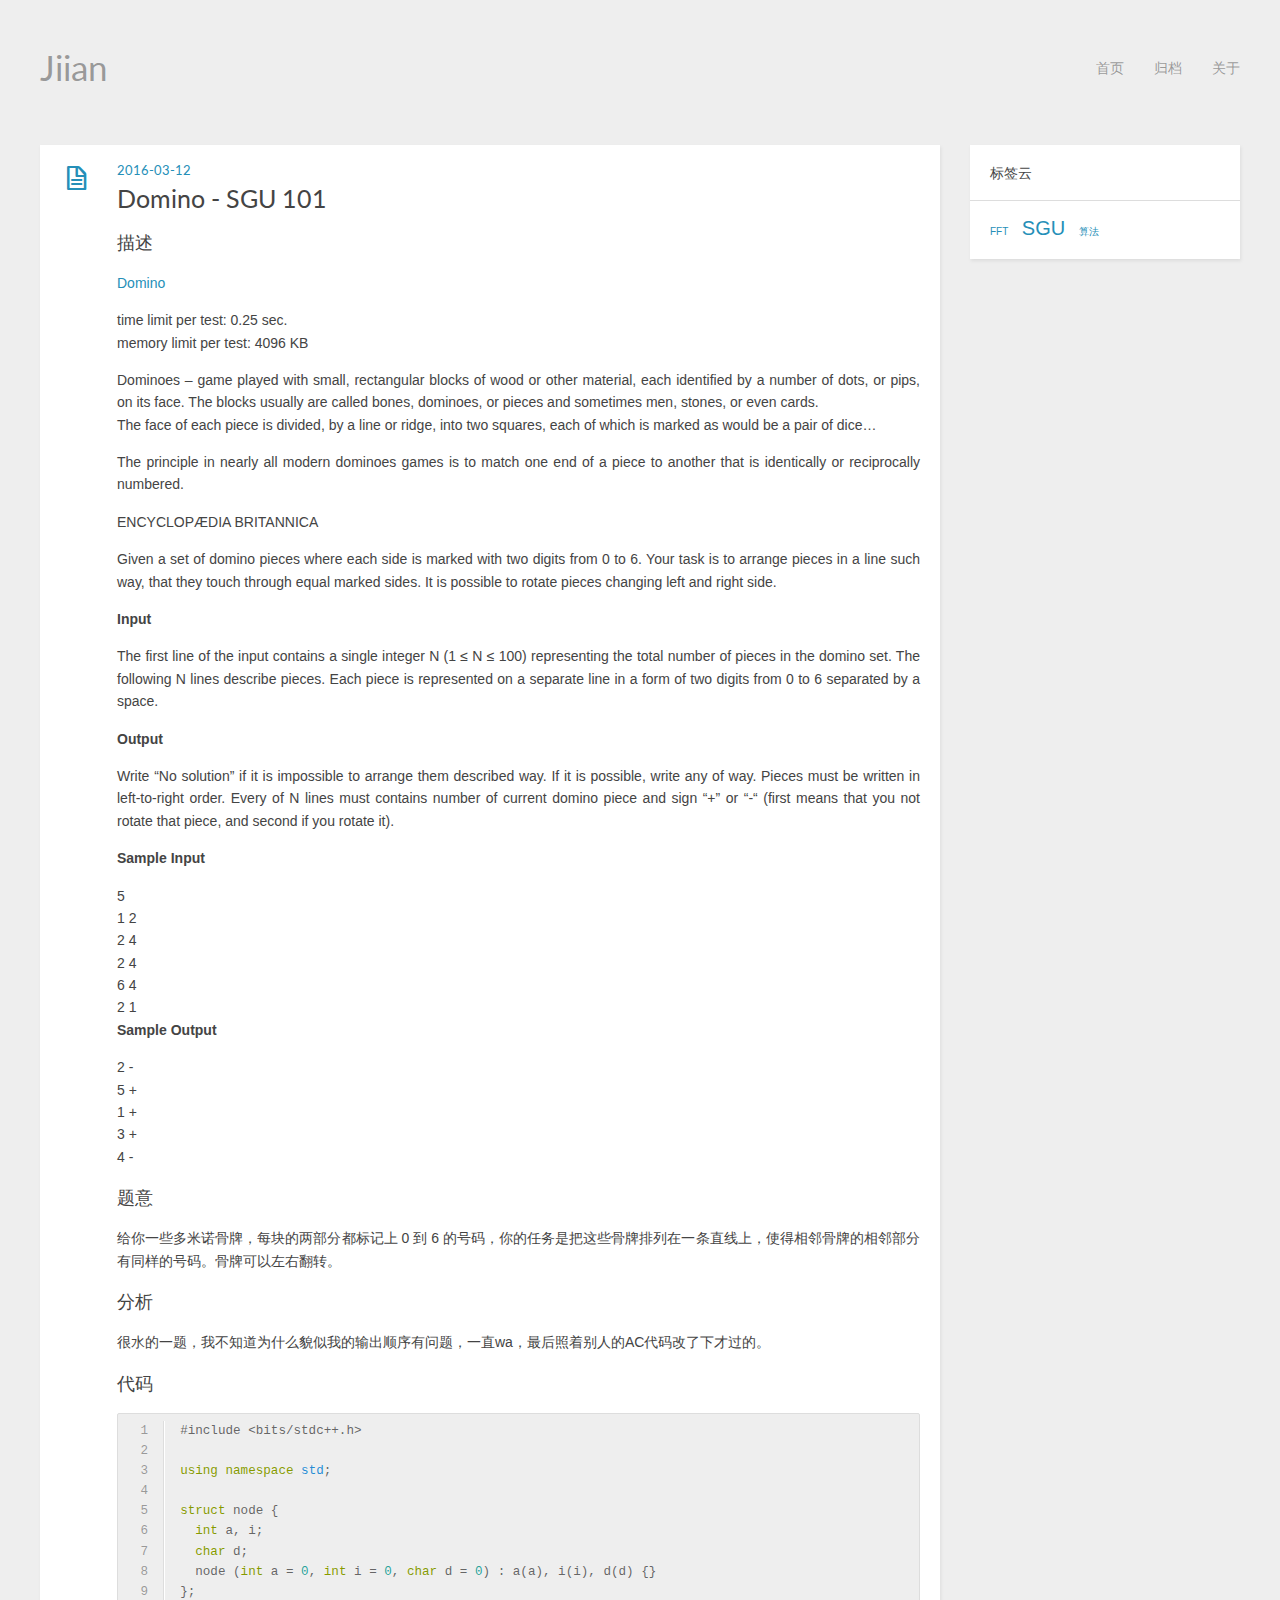
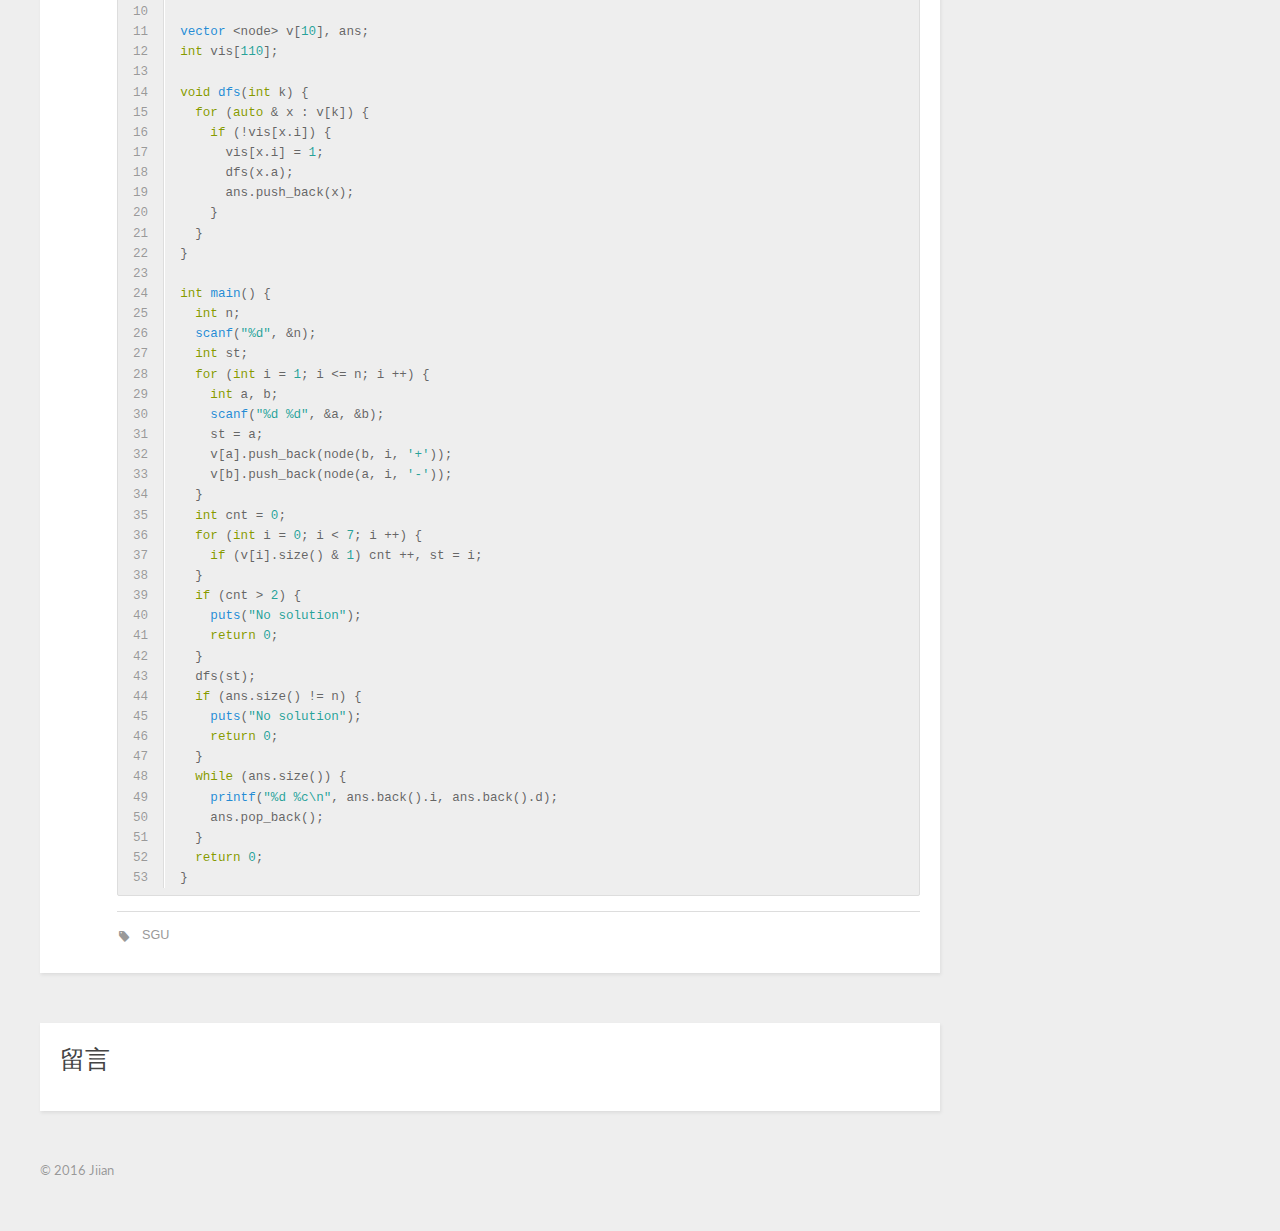
<file: 2016/03/12/sgu-101/index.html>
<!DOCTYPE HTML>
<html>
<head>
  <meta charset="utf-8">
  
  <title>Domino - SGU 101 | Jiian</title>
  <meta name="author" content="Jiian">
  
  <meta name="description" content="描述Domino">
  
  
  <meta name="viewport" content="width=device-width, initial-scale=1, maximum-scale=1">

  <meta property="og:title" content="Domino - SGU 101"/>
  <meta property="og:site_name" content="Jiian"/>

  
    <meta property="og:image" content="undefined"/>
  

  <link href="/favicon.png" rel="icon">
  <link rel="alternate" href="/atom.xml" title="Jiian" type="application/atom+xml">
  <link rel="stylesheet" href="/css/style.css" media="screen" type="text/css">
  <!--[if lt IE 9]><script src="//html5shiv.googlecode.com/svn/trunk/html5.js"></script><![endif]-->
  

</head>


<body>
  <header id="header" class="inner"><div class="alignleft">
  <h1><a href="/">Jiian</a></h1>
  <h2><a href="/"></a></h2>
</div>
<nav id="main-nav" class="alignright">
  <ul>
    
      <li><a href="/">首页</a></li>
    
      <li><a href="/archives">归档</a></li>
    
      <li><a href="/about">关于</a></li>
    
  </ul>
  <div class="clearfix"></div>
</nav>
<div class="clearfix"></div>
</header>
  <div id="content" class="inner">
    <div id="main-col" class="alignleft"><div id="wrapper"><article class="post">
  
  <div class="post-content">
    <header>
      
        <div class="icon"></div>
        <time datetime="2016-03-12T15:46:25.000Z"><a href="/2016/03/12/sgu-101/">2016-03-12</a></time>
      
      
  
    <h1 class="title">Domino - SGU 101</h1>
  

    </header>
    <div class="entry">
      
        <h3 id="描述"><a href="#描述" class="headerlink" title="描述"></a>描述</h3><p><a href="http://acm.sgu.ru/problem.php?contest=0&amp;problem=101" target="_blank" rel="external">Domino</a></p>
<a id="more"></a>
<p>time limit per test: 0.25 sec.<br>memory limit per test: 4096 KB</p>
<p>Dominoes – game played with small, rectangular blocks of wood or other material, each identified by a number of dots, or pips, on its face. The blocks usually are called bones, dominoes, or pieces and sometimes men, stones, or even cards.<br>The face of each piece is divided, by a line or ridge, into two squares, each of which is marked as would be a pair of dice…</p>
<p>The principle in nearly all modern dominoes games is to match one end of a piece to another that is identically or reciprocally numbered.</p>
<p>ENCYCLOPÆDIA BRITANNICA</p>
<p>Given a set of domino pieces where each side is marked with two digits from 0 to 6. Your task is to arrange pieces in a line such way, that they touch through equal marked sides. It is possible to rotate pieces changing left and right side.</p>
<p><strong>Input</strong></p>
<p>The first line of the input contains a single integer N (1 ≤ N ≤ 100) representing the total number of pieces in the domino set. The following N lines describe pieces. Each piece is represented on a separate line in a form of two digits from 0 to 6 separated by a space.</p>
<p><strong>Output</strong></p>
<p>Write “No solution” if it is impossible to arrange them described way. If it is possible, write any of way. Pieces must be written in left-to-right order. Every of N lines must contains number of current domino piece and sign “+” or “-“ (first means that you not rotate that piece, and second if you rotate it).</p>
<p><strong>Sample Input</strong></p>
<p> 5<br>1 2<br>2 4<br>2 4<br>6 4<br>2 1<br><strong>Sample Output</strong></p>
<p>2 -<br>5 +<br>1 +<br>3 +<br>4 -</p>
<h3 id="题意"><a href="#题意" class="headerlink" title="题意"></a>题意</h3><p>给你一些多米诺骨牌，每块的两部分都标记上 0 到 6 的号码，你的任务是把这些骨牌排列在一条直线上，使得相邻骨牌的相邻部分有同样的号码。骨牌可以左右翻转。</p>
<h3 id="分析"><a href="#分析" class="headerlink" title="分析"></a>分析</h3><p>很水的一题，我不知道为什么貌似我的输出顺序有问题，一直wa，最后照着别人的AC代码改了下才过的。</p>
<h3 id="代码"><a href="#代码" class="headerlink" title="代码"></a>代码</h3><figure class="highlight c++"><table><tr><td class="gutter"><pre><span class="line">1</span><br><span class="line">2</span><br><span class="line">3</span><br><span class="line">4</span><br><span class="line">5</span><br><span class="line">6</span><br><span class="line">7</span><br><span class="line">8</span><br><span class="line">9</span><br><span class="line">10</span><br><span class="line">11</span><br><span class="line">12</span><br><span class="line">13</span><br><span class="line">14</span><br><span class="line">15</span><br><span class="line">16</span><br><span class="line">17</span><br><span class="line">18</span><br><span class="line">19</span><br><span class="line">20</span><br><span class="line">21</span><br><span class="line">22</span><br><span class="line">23</span><br><span class="line">24</span><br><span class="line">25</span><br><span class="line">26</span><br><span class="line">27</span><br><span class="line">28</span><br><span class="line">29</span><br><span class="line">30</span><br><span class="line">31</span><br><span class="line">32</span><br><span class="line">33</span><br><span class="line">34</span><br><span class="line">35</span><br><span class="line">36</span><br><span class="line">37</span><br><span class="line">38</span><br><span class="line">39</span><br><span class="line">40</span><br><span class="line">41</span><br><span class="line">42</span><br><span class="line">43</span><br><span class="line">44</span><br><span class="line">45</span><br><span class="line">46</span><br><span class="line">47</span><br><span class="line">48</span><br><span class="line">49</span><br><span class="line">50</span><br><span class="line">51</span><br><span class="line">52</span><br><span class="line">53</span><br></pre></td><td class="code"><pre><span class="line"><span class="meta">#<span class="meta-keyword">include</span> <span class="meta-string">&lt;bits/stdc++.h&gt;</span></span></span><br><span class="line"></span><br><span class="line"><span class="keyword">using</span> <span class="keyword">namespace</span> <span class="built_in">std</span>;</span><br><span class="line"></span><br><span class="line"><span class="keyword">struct</span> node &#123;</span><br><span class="line">  <span class="keyword">int</span> a, i;</span><br><span class="line">  <span class="keyword">char</span> d;</span><br><span class="line">  node (<span class="keyword">int</span> a = <span class="number">0</span>, <span class="keyword">int</span> i = <span class="number">0</span>, <span class="keyword">char</span> d = <span class="number">0</span>) : a(a), i(i), d(d) &#123;&#125;</span><br><span class="line">&#125;;</span><br><span class="line"></span><br><span class="line"><span class="built_in">vector</span> &lt;node&gt; v[<span class="number">10</span>], ans;</span><br><span class="line"><span class="keyword">int</span> vis[<span class="number">110</span>];</span><br><span class="line"></span><br><span class="line"><span class="function"><span class="keyword">void</span> <span class="title">dfs</span><span class="params">(<span class="keyword">int</span> k)</span> </span>&#123;</span><br><span class="line">  <span class="keyword">for</span> (<span class="keyword">auto</span> &amp; x : v[k]) &#123;</span><br><span class="line">    <span class="keyword">if</span> (!vis[x.i]) &#123;</span><br><span class="line">      vis[x.i] = <span class="number">1</span>;</span><br><span class="line">      dfs(x.a);</span><br><span class="line">      ans.push_back(x);</span><br><span class="line">    &#125;</span><br><span class="line">  &#125;</span><br><span class="line">&#125;</span><br><span class="line"></span><br><span class="line"><span class="function"><span class="keyword">int</span> <span class="title">main</span><span class="params">()</span> </span>&#123;</span><br><span class="line">  <span class="keyword">int</span> n;</span><br><span class="line">  <span class="built_in">scanf</span>(<span class="string">"%d"</span>, &amp;n);</span><br><span class="line">  <span class="keyword">int</span> st;</span><br><span class="line">  <span class="keyword">for</span> (<span class="keyword">int</span> i = <span class="number">1</span>; i &lt;= n; i ++) &#123;</span><br><span class="line">    <span class="keyword">int</span> a, b;</span><br><span class="line">    <span class="built_in">scanf</span>(<span class="string">"%d %d"</span>, &amp;a, &amp;b);</span><br><span class="line">    st = a;</span><br><span class="line">    v[a].push_back(node(b, i, <span class="string">'+'</span>));</span><br><span class="line">    v[b].push_back(node(a, i, <span class="string">'-'</span>));</span><br><span class="line">  &#125;</span><br><span class="line">  <span class="keyword">int</span> cnt = <span class="number">0</span>;</span><br><span class="line">  <span class="keyword">for</span> (<span class="keyword">int</span> i = <span class="number">0</span>; i &lt; <span class="number">7</span>; i ++) &#123;</span><br><span class="line">    <span class="keyword">if</span> (v[i].size() &amp; <span class="number">1</span>) cnt ++, st = i;</span><br><span class="line">  &#125;</span><br><span class="line">  <span class="keyword">if</span> (cnt &gt; <span class="number">2</span>) &#123;</span><br><span class="line">    <span class="built_in">puts</span>(<span class="string">"No solution"</span>);</span><br><span class="line">    <span class="keyword">return</span> <span class="number">0</span>;</span><br><span class="line">  &#125;</span><br><span class="line">  dfs(st);</span><br><span class="line">  <span class="keyword">if</span> (ans.size() != n) &#123;</span><br><span class="line">    <span class="built_in">puts</span>(<span class="string">"No solution"</span>);</span><br><span class="line">    <span class="keyword">return</span> <span class="number">0</span>;</span><br><span class="line">  &#125;</span><br><span class="line">  <span class="keyword">while</span> (ans.size()) &#123;</span><br><span class="line">    <span class="built_in">printf</span>(<span class="string">"%d %c\n"</span>, ans.back().i, ans.back().d);</span><br><span class="line">    ans.pop_back();</span><br><span class="line">  &#125;</span><br><span class="line">  <span class="keyword">return</span> <span class="number">0</span>;</span><br><span class="line">&#125;</span><br></pre></td></tr></table></figure>

      
    </div>
    <footer>
      
        
        
  
  <div class="tags">
    <a href="/tags/SGU/">SGU</a>
  </div>

        
  <div class="addthis addthis_toolbox addthis_default_style">
    
      <a class="addthis_button_facebook_like" fb:like:layout="button_count"></a>
    
    
      <a class="addthis_button_tweet"></a>
    
    
      <a class="addthis_button_google_plusone" g:plusone:size="medium"></a>
    
    
      <a class="addthis_button_pinterest_pinit" pi:pinit:layout="horizontal"></a>
    
    <a class="addthis_counter addthis_pill_style"></a>
  </div>
  <script type="text/javascript" src="//s7.addthis.com/js/300/addthis_widget.js"></script>

      
      <div class="clearfix"></div>
    </footer>
  </div>
</article>


<section id="comment">
  <h1 class="title">留言</h1>

  
      <div id="fb-root"></div>
<script>
  (function(d, s, id) {
    var js, fjs = d.getElementsByTagName(s)[0];
    if (d.getElementById(id)) return;
    js = d.createElement(s); js.id = id;
    js.src = "//connect.facebook.net/en_US/all.js#xfbml=1&appId=123456789012345";
    fjs.parentNode.insertBefore(js, fjs);
  }(document, 'script', 'facebook-jssdk'));
</script>

<div class="fb-comments" data-href="http://jiian95.github.io/2016/03/12/sgu-101/index.html" data-num-posts="5" data-width="840" data-colorscheme="light"></div>
      
  
</section>

</div></div>
    <aside id="sidebar" class="alignright">
  

  
<div class="widget tagcloud">
  <h3 class="title">标签云</h3>
  <div class="entry">
    <a href="/tags/FFT/" style="font-size: 10px;">FFT</a> <a href="/tags/SGU/" style="font-size: 20px;">SGU</a> <a href="/tags/算法/" style="font-size: 10px;">算法</a>
  </div>
</div>

</aside>
    <div class="clearfix"></div>
  </div>
  <footer id="footer" class="inner"><div class="alignleft">
  
  &copy; 2016 Jiian
  
</div>
<div class="clearfix"></div></footer>
  <script src="//ajax.googleapis.com/ajax/libs/jquery/2.0.3/jquery.min.js"></script>
<script src="/js/jquery.imagesloaded.min.js"></script>
<script src="/js/gallery.js"></script>




<link rel="stylesheet" href="/fancybox/jquery.fancybox.css" media="screen" type="text/css">
<script src="/fancybox/jquery.fancybox.pack.js"></script>
<script type="text/javascript">
(function($){
  $('.fancybox').fancybox();
})(jQuery);
</script>

</body>
</html>
</file>
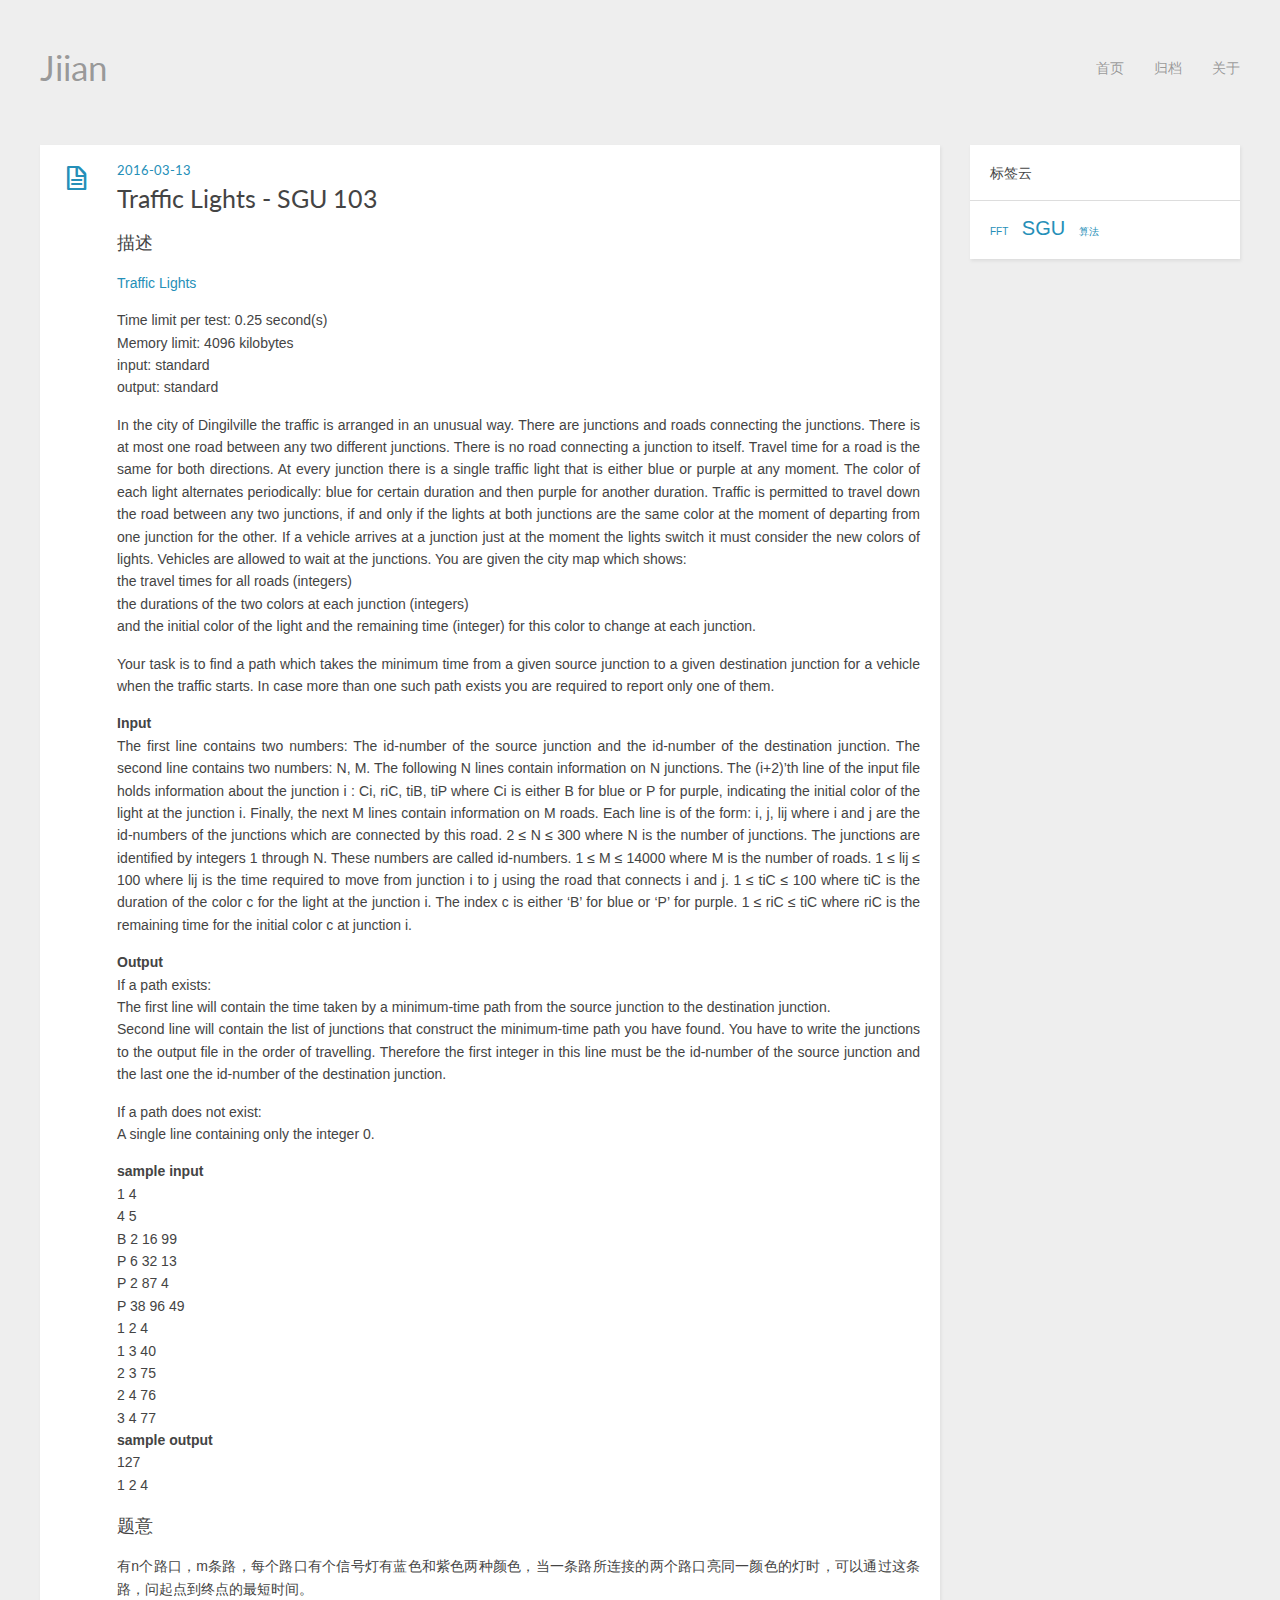
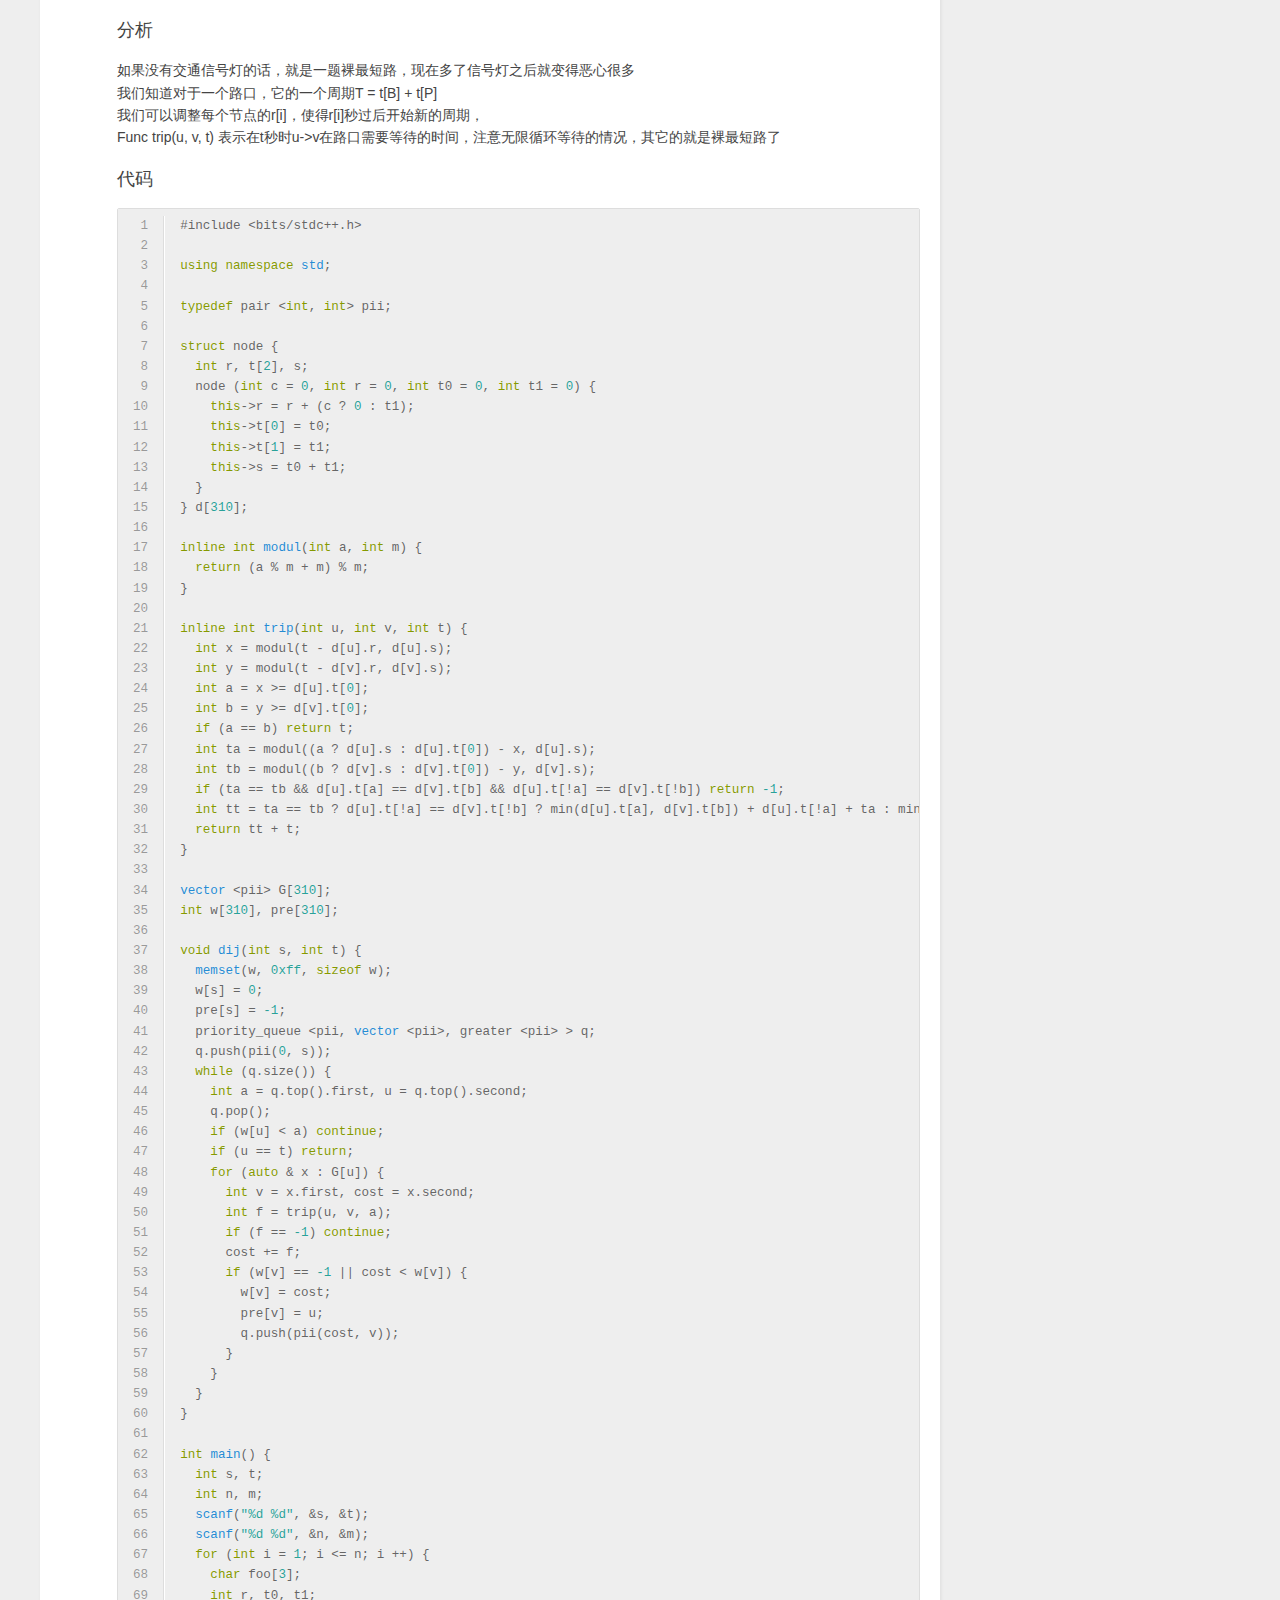
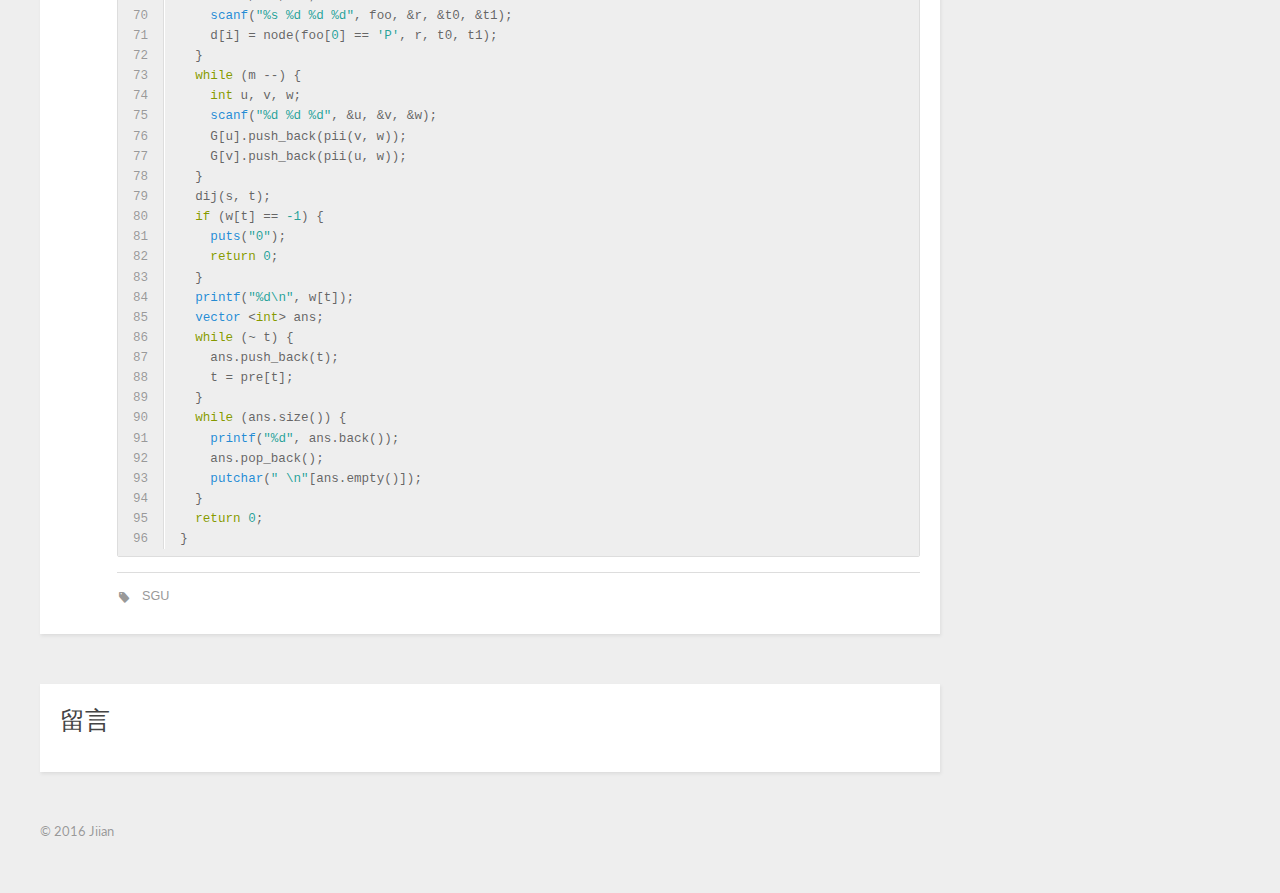
<file: 2016/03/13/sgu-103/index.html>
<!DOCTYPE HTML>
<html>
<head>
  <meta charset="utf-8">
  
  <title>Traffic Lights - SGU 103 | Jiian</title>
  <meta name="author" content="Jiian">
  
  <meta name="description" content="描述Traffic Lights">
  
  
  <meta name="viewport" content="width=device-width, initial-scale=1, maximum-scale=1">

  <meta property="og:title" content="Traffic Lights - SGU 103"/>
  <meta property="og:site_name" content="Jiian"/>

  
    <meta property="og:image" content="undefined"/>
  

  <link href="/favicon.png" rel="icon">
  <link rel="alternate" href="/atom.xml" title="Jiian" type="application/atom+xml">
  <link rel="stylesheet" href="/css/style.css" media="screen" type="text/css">
  <!--[if lt IE 9]><script src="//html5shiv.googlecode.com/svn/trunk/html5.js"></script><![endif]-->
  

</head>


<body>
  <header id="header" class="inner"><div class="alignleft">
  <h1><a href="/">Jiian</a></h1>
  <h2><a href="/"></a></h2>
</div>
<nav id="main-nav" class="alignright">
  <ul>
    
      <li><a href="/">首页</a></li>
    
      <li><a href="/archives">归档</a></li>
    
      <li><a href="/about">关于</a></li>
    
  </ul>
  <div class="clearfix"></div>
</nav>
<div class="clearfix"></div>
</header>
  <div id="content" class="inner">
    <div id="main-col" class="alignleft"><div id="wrapper"><article class="post">
  
  <div class="post-content">
    <header>
      
        <div class="icon"></div>
        <time datetime="2016-03-13T12:40:19.000Z"><a href="/2016/03/13/sgu-103/">2016-03-13</a></time>
      
      
  
    <h1 class="title">Traffic Lights - SGU 103</h1>
  

    </header>
    <div class="entry">
      
        <h3 id="描述"><a href="#描述" class="headerlink" title="描述"></a>描述</h3><p><a href="http://acm.sgu.ru/problem.php?contest=0&amp;problem=103" target="_blank" rel="external">Traffic Lights</a></p>
<a id="more"></a>
<p>Time limit per test: 0.25 second(s)<br>Memory limit: 4096 kilobytes<br>input: standard<br>output: standard</p>
<p>In the city of Dingilville the traffic is arranged in an unusual way. There are junctions and roads connecting the junctions. There is at most one road between any two different junctions. There is no road connecting a junction to itself. Travel time for a road is the same for both directions. At every junction there is a single traffic light that is either blue or purple at any moment. The color of each light alternates periodically: blue for certain duration and then purple for another duration. Traffic is permitted to travel down the road between any two junctions, if and only if the lights at both junctions are the same color at the moment of departing from one junction for the other. If a vehicle arrives at a junction just at the moment the lights switch it must consider the new colors of lights. Vehicles are allowed to wait at the junctions. You are given the city map which shows:<br>the travel times for all roads (integers)<br>the durations of the two colors at each junction (integers)<br>and the initial color of the light and the remaining time (integer) for this color to change at each junction. </p>
<p>Your task is to find a path which takes the minimum time from a given source junction to a given destination junction for a vehicle when the traffic starts. In case more than one such path exists you are required to report only one of them.</p>
<p><strong>Input</strong><br>The first line contains two numbers: The id-number of the source junction and the id-number of the destination junction. The second line contains two numbers: N, M. The following N lines contain information on N junctions. The (i+2)’th line of the input file holds information about the junction i : Ci, riC, tiB, tiP where Ci is either B for blue or P for purple, indicating the initial color of the light at the junction i. Finally, the next M lines contain information on M roads. Each line is of the form: i, j, lij where i and j are the id-numbers of the junctions which are connected by this road. 2 ≤ N ≤ 300 where N is the number of junctions. The junctions are identified by integers 1 through N. These numbers are called id-numbers. 1 ≤ M ≤ 14000 where M is the number of roads. 1 ≤ lij ≤ 100 where lij is the time required to move from junction i to j using the road that connects i and j. 1 ≤ tiC ≤ 100 where tiC is the duration of the color c for the light at the junction i. The index c is either ‘B’ for blue or ‘P’ for purple. 1 ≤ riC ≤ tiC where riC is the remaining time for the initial color c at junction i. </p>
<p><strong>Output</strong><br>If a path exists:<br>The first line will contain the time taken by a minimum-time path from the source junction to the destination junction.<br>Second line will contain the list of junctions that construct the minimum-time path you have found. You have to write the junctions to the output file in the order of travelling. Therefore the first integer in this line must be the id-number of the source junction and the last one the id-number of the destination junction. </p>
<p>If a path does not exist:<br>A single line containing only the integer 0. </p>
<p><strong>sample input</strong><br>1 4<br>4 5<br>B 2 16 99<br>P 6 32 13<br>P 2 87 4<br>P 38 96 49<br>1 2 4<br>1 3 40<br>2 3 75<br>2 4 76<br>3 4 77<br><strong>sample output</strong><br>127<br>1 2 4</p>
<h3 id="题意"><a href="#题意" class="headerlink" title="题意"></a>题意</h3><p>有n个路口，m条路，每个路口有个信号灯有蓝色和紫色两种颜色，当一条路所连接的两个路口亮同一颜色的灯时，可以通过这条路，问起点到终点的最短时间。</p>
<h3 id="分析"><a href="#分析" class="headerlink" title="分析"></a>分析</h3><p>如果没有交通信号灯的话，就是一题裸最短路，现在多了信号灯之后就变得恶心很多<br>我们知道对于一个路口，它的一个周期T = t[B] + t[P]<br>我们可以调整每个节点的r[i]，使得r[i]秒过后开始新的周期，<br>Func trip(u, v, t) 表示在t秒时u-&gt;v在路口需要等待的时间，注意无限循环等待的情况，其它的就是裸最短路了</p>
<h3 id="代码"><a href="#代码" class="headerlink" title="代码"></a>代码</h3><figure class="highlight c++"><table><tr><td class="gutter"><pre><span class="line">1</span><br><span class="line">2</span><br><span class="line">3</span><br><span class="line">4</span><br><span class="line">5</span><br><span class="line">6</span><br><span class="line">7</span><br><span class="line">8</span><br><span class="line">9</span><br><span class="line">10</span><br><span class="line">11</span><br><span class="line">12</span><br><span class="line">13</span><br><span class="line">14</span><br><span class="line">15</span><br><span class="line">16</span><br><span class="line">17</span><br><span class="line">18</span><br><span class="line">19</span><br><span class="line">20</span><br><span class="line">21</span><br><span class="line">22</span><br><span class="line">23</span><br><span class="line">24</span><br><span class="line">25</span><br><span class="line">26</span><br><span class="line">27</span><br><span class="line">28</span><br><span class="line">29</span><br><span class="line">30</span><br><span class="line">31</span><br><span class="line">32</span><br><span class="line">33</span><br><span class="line">34</span><br><span class="line">35</span><br><span class="line">36</span><br><span class="line">37</span><br><span class="line">38</span><br><span class="line">39</span><br><span class="line">40</span><br><span class="line">41</span><br><span class="line">42</span><br><span class="line">43</span><br><span class="line">44</span><br><span class="line">45</span><br><span class="line">46</span><br><span class="line">47</span><br><span class="line">48</span><br><span class="line">49</span><br><span class="line">50</span><br><span class="line">51</span><br><span class="line">52</span><br><span class="line">53</span><br><span class="line">54</span><br><span class="line">55</span><br><span class="line">56</span><br><span class="line">57</span><br><span class="line">58</span><br><span class="line">59</span><br><span class="line">60</span><br><span class="line">61</span><br><span class="line">62</span><br><span class="line">63</span><br><span class="line">64</span><br><span class="line">65</span><br><span class="line">66</span><br><span class="line">67</span><br><span class="line">68</span><br><span class="line">69</span><br><span class="line">70</span><br><span class="line">71</span><br><span class="line">72</span><br><span class="line">73</span><br><span class="line">74</span><br><span class="line">75</span><br><span class="line">76</span><br><span class="line">77</span><br><span class="line">78</span><br><span class="line">79</span><br><span class="line">80</span><br><span class="line">81</span><br><span class="line">82</span><br><span class="line">83</span><br><span class="line">84</span><br><span class="line">85</span><br><span class="line">86</span><br><span class="line">87</span><br><span class="line">88</span><br><span class="line">89</span><br><span class="line">90</span><br><span class="line">91</span><br><span class="line">92</span><br><span class="line">93</span><br><span class="line">94</span><br><span class="line">95</span><br><span class="line">96</span><br></pre></td><td class="code"><pre><span class="line"><span class="meta">#<span class="meta-keyword">include</span> <span class="meta-string">&lt;bits/stdc++.h&gt;</span></span></span><br><span class="line"></span><br><span class="line"><span class="keyword">using</span> <span class="keyword">namespace</span> <span class="built_in">std</span>;</span><br><span class="line"></span><br><span class="line"><span class="keyword">typedef</span> pair &lt;<span class="keyword">int</span>, <span class="keyword">int</span>&gt; pii;</span><br><span class="line"></span><br><span class="line"><span class="keyword">struct</span> node &#123;</span><br><span class="line">  <span class="keyword">int</span> r, t[<span class="number">2</span>], s;</span><br><span class="line">  node (<span class="keyword">int</span> c = <span class="number">0</span>, <span class="keyword">int</span> r = <span class="number">0</span>, <span class="keyword">int</span> t0 = <span class="number">0</span>, <span class="keyword">int</span> t1 = <span class="number">0</span>) &#123;</span><br><span class="line">    <span class="keyword">this</span>-&gt;r = r + (c ? <span class="number">0</span> : t1);</span><br><span class="line">    <span class="keyword">this</span>-&gt;t[<span class="number">0</span>] = t0;</span><br><span class="line">    <span class="keyword">this</span>-&gt;t[<span class="number">1</span>] = t1;</span><br><span class="line">    <span class="keyword">this</span>-&gt;s = t0 + t1;</span><br><span class="line">  &#125;</span><br><span class="line">&#125; d[<span class="number">310</span>];</span><br><span class="line"></span><br><span class="line"><span class="function"><span class="keyword">inline</span> <span class="keyword">int</span> <span class="title">modul</span><span class="params">(<span class="keyword">int</span> a, <span class="keyword">int</span> m)</span> </span>&#123;</span><br><span class="line">  <span class="keyword">return</span> (a % m + m) % m;</span><br><span class="line">&#125;</span><br><span class="line"></span><br><span class="line"><span class="function"><span class="keyword">inline</span> <span class="keyword">int</span> <span class="title">trip</span><span class="params">(<span class="keyword">int</span> u, <span class="keyword">int</span> v, <span class="keyword">int</span> t)</span> </span>&#123;</span><br><span class="line">  <span class="keyword">int</span> x = modul(t - d[u].r, d[u].s);</span><br><span class="line">  <span class="keyword">int</span> y = modul(t - d[v].r, d[v].s);</span><br><span class="line">  <span class="keyword">int</span> a = x &gt;= d[u].t[<span class="number">0</span>];</span><br><span class="line">  <span class="keyword">int</span> b = y &gt;= d[v].t[<span class="number">0</span>];</span><br><span class="line">  <span class="keyword">if</span> (a == b) <span class="keyword">return</span> t;</span><br><span class="line">  <span class="keyword">int</span> ta = modul((a ? d[u].s : d[u].t[<span class="number">0</span>]) - x, d[u].s);</span><br><span class="line">  <span class="keyword">int</span> tb = modul((b ? d[v].s : d[v].t[<span class="number">0</span>]) - y, d[v].s);</span><br><span class="line">  <span class="keyword">if</span> (ta == tb &amp;&amp; d[u].t[a] == d[v].t[b] &amp;&amp; d[u].t[!a] == d[v].t[!b]) <span class="keyword">return</span> <span class="number">-1</span>;</span><br><span class="line">  <span class="keyword">int</span> tt = ta == tb ? d[u].t[!a] == d[v].t[!b] ? min(d[u].t[a], d[v].t[b]) + d[u].t[!a] + ta : min(d[u].t[!a], d[v].t[!b]) + ta : min(ta, tb);</span><br><span class="line">  <span class="keyword">return</span> tt + t;</span><br><span class="line">&#125;</span><br><span class="line"></span><br><span class="line"><span class="built_in">vector</span> &lt;pii&gt; G[<span class="number">310</span>];</span><br><span class="line"><span class="keyword">int</span> w[<span class="number">310</span>], pre[<span class="number">310</span>];</span><br><span class="line"></span><br><span class="line"><span class="function"><span class="keyword">void</span> <span class="title">dij</span><span class="params">(<span class="keyword">int</span> s, <span class="keyword">int</span> t)</span> </span>&#123;</span><br><span class="line">  <span class="built_in">memset</span>(w, <span class="number">0xff</span>, <span class="keyword">sizeof</span> w);</span><br><span class="line">  w[s] = <span class="number">0</span>;</span><br><span class="line">  pre[s] = <span class="number">-1</span>;</span><br><span class="line">  priority_queue &lt;pii, <span class="built_in">vector</span> &lt;pii&gt;, greater &lt;pii&gt; &gt; q;</span><br><span class="line">  q.push(pii(<span class="number">0</span>, s));</span><br><span class="line">  <span class="keyword">while</span> (q.size()) &#123;</span><br><span class="line">    <span class="keyword">int</span> a = q.top().first, u = q.top().second;</span><br><span class="line">    q.pop();</span><br><span class="line">    <span class="keyword">if</span> (w[u] &lt; a) <span class="keyword">continue</span>;</span><br><span class="line">    <span class="keyword">if</span> (u == t) <span class="keyword">return</span>;</span><br><span class="line">    <span class="keyword">for</span> (<span class="keyword">auto</span> &amp; x : G[u]) &#123;</span><br><span class="line">      <span class="keyword">int</span> v = x.first, cost = x.second;</span><br><span class="line">      <span class="keyword">int</span> f = trip(u, v, a);</span><br><span class="line">      <span class="keyword">if</span> (f == <span class="number">-1</span>) <span class="keyword">continue</span>;</span><br><span class="line">      cost += f;</span><br><span class="line">      <span class="keyword">if</span> (w[v] == <span class="number">-1</span> || cost &lt; w[v]) &#123;</span><br><span class="line">        w[v] = cost;</span><br><span class="line">        pre[v] = u;</span><br><span class="line">        q.push(pii(cost, v));</span><br><span class="line">      &#125;</span><br><span class="line">    &#125;</span><br><span class="line">  &#125;</span><br><span class="line">&#125;</span><br><span class="line"></span><br><span class="line"><span class="function"><span class="keyword">int</span> <span class="title">main</span><span class="params">()</span> </span>&#123;</span><br><span class="line">  <span class="keyword">int</span> s, t;</span><br><span class="line">  <span class="keyword">int</span> n, m;</span><br><span class="line">  <span class="built_in">scanf</span>(<span class="string">"%d %d"</span>, &amp;s, &amp;t);</span><br><span class="line">  <span class="built_in">scanf</span>(<span class="string">"%d %d"</span>, &amp;n, &amp;m);</span><br><span class="line">  <span class="keyword">for</span> (<span class="keyword">int</span> i = <span class="number">1</span>; i &lt;= n; i ++) &#123;</span><br><span class="line">    <span class="keyword">char</span> foo[<span class="number">3</span>];</span><br><span class="line">    <span class="keyword">int</span> r, t0, t1;</span><br><span class="line">    <span class="built_in">scanf</span>(<span class="string">"%s %d %d %d"</span>, foo, &amp;r, &amp;t0, &amp;t1);</span><br><span class="line">    d[i] = node(foo[<span class="number">0</span>] == <span class="string">'P'</span>, r, t0, t1);</span><br><span class="line">  &#125;</span><br><span class="line">  <span class="keyword">while</span> (m --) &#123;</span><br><span class="line">    <span class="keyword">int</span> u, v, w;</span><br><span class="line">    <span class="built_in">scanf</span>(<span class="string">"%d %d %d"</span>, &amp;u, &amp;v, &amp;w);</span><br><span class="line">    G[u].push_back(pii(v, w));</span><br><span class="line">    G[v].push_back(pii(u, w));</span><br><span class="line">  &#125;</span><br><span class="line">  dij(s, t);</span><br><span class="line">  <span class="keyword">if</span> (w[t] == <span class="number">-1</span>) &#123;</span><br><span class="line">    <span class="built_in">puts</span>(<span class="string">"0"</span>);</span><br><span class="line">    <span class="keyword">return</span> <span class="number">0</span>;</span><br><span class="line">  &#125;</span><br><span class="line">  <span class="built_in">printf</span>(<span class="string">"%d\n"</span>, w[t]);</span><br><span class="line">  <span class="built_in">vector</span> &lt;<span class="keyword">int</span>&gt; ans;</span><br><span class="line">  <span class="keyword">while</span> (~ t) &#123;</span><br><span class="line">    ans.push_back(t);</span><br><span class="line">    t = pre[t];</span><br><span class="line">  &#125;</span><br><span class="line">  <span class="keyword">while</span> (ans.size()) &#123;</span><br><span class="line">    <span class="built_in">printf</span>(<span class="string">"%d"</span>, ans.back());</span><br><span class="line">    ans.pop_back();</span><br><span class="line">    <span class="built_in">putchar</span>(<span class="string">" \n"</span>[ans.empty()]);</span><br><span class="line">  &#125;</span><br><span class="line">  <span class="keyword">return</span> <span class="number">0</span>;</span><br><span class="line">&#125;</span><br></pre></td></tr></table></figure>

      
    </div>
    <footer>
      
        
        
  
  <div class="tags">
    <a href="/tags/SGU/">SGU</a>
  </div>

        
  <div class="addthis addthis_toolbox addthis_default_style">
    
      <a class="addthis_button_facebook_like" fb:like:layout="button_count"></a>
    
    
      <a class="addthis_button_tweet"></a>
    
    
      <a class="addthis_button_google_plusone" g:plusone:size="medium"></a>
    
    
      <a class="addthis_button_pinterest_pinit" pi:pinit:layout="horizontal"></a>
    
    <a class="addthis_counter addthis_pill_style"></a>
  </div>
  <script type="text/javascript" src="//s7.addthis.com/js/300/addthis_widget.js"></script>

      
      <div class="clearfix"></div>
    </footer>
  </div>
</article>


<section id="comment">
  <h1 class="title">留言</h1>

  
      <div id="fb-root"></div>
<script>
  (function(d, s, id) {
    var js, fjs = d.getElementsByTagName(s)[0];
    if (d.getElementById(id)) return;
    js = d.createElement(s); js.id = id;
    js.src = "//connect.facebook.net/en_US/all.js#xfbml=1&appId=123456789012345";
    fjs.parentNode.insertBefore(js, fjs);
  }(document, 'script', 'facebook-jssdk'));
</script>

<div class="fb-comments" data-href="http://jiian95.github.io/2016/03/13/sgu-103/index.html" data-num-posts="5" data-width="840" data-colorscheme="light"></div>
      
  
</section>

</div></div>
    <aside id="sidebar" class="alignright">
  

  
<div class="widget tagcloud">
  <h3 class="title">标签云</h3>
  <div class="entry">
    <a href="/tags/FFT/" style="font-size: 10px;">FFT</a> <a href="/tags/SGU/" style="font-size: 20px;">SGU</a> <a href="/tags/算法/" style="font-size: 10px;">算法</a>
  </div>
</div>

</aside>
    <div class="clearfix"></div>
  </div>
  <footer id="footer" class="inner"><div class="alignleft">
  
  &copy; 2016 Jiian
  
</div>
<div class="clearfix"></div></footer>
  <script src="//ajax.googleapis.com/ajax/libs/jquery/2.0.3/jquery.min.js"></script>
<script src="/js/jquery.imagesloaded.min.js"></script>
<script src="/js/gallery.js"></script>




<link rel="stylesheet" href="/fancybox/jquery.fancybox.css" media="screen" type="text/css">
<script src="/fancybox/jquery.fancybox.pack.js"></script>
<script type="text/javascript">
(function($){
  $('.fancybox').fancybox();
})(jQuery);
</script>

</body>
</html>
</file>
<file: css/style.css>
@import url("//fonts.googleapis.com/css?family=Lato:400,400italic");
@font-face {
  font-family: 'FontAwesome';
  font-style: normal;
  font-weight: normal;
  src: url("font/fontawesome-webfont.eot?#iefix") format('embedded-opentype'), url("font/fontawesome-webfont.woff") format('woff'), url("font/fontawesome-webfont.ttf") format('truetype'), url("font/fontawesome-webfont.svg#FontAwesomeRegular") format('svg');
}
* {
  margin: 0;
  padding: 0;
}
body {
  background: #eee;
  color: #444;
  font-family: "Helvetica Neue", "Helvetica", Arial, sans-serif;
  font-size: 14px;
  text-shadow: 0 0 1px transparent;
}
@media screen and (max-width: 1260px) {
  body {
    margin: 0 30px;
  }
}
@media screen and (max-width: 600px) {
  body {
    font-size: 13px;
  }
}
h1,
h2,
h3,
h4,
h5,
h6 {
  font-family: "Lato", Helvetica Neue, Helvetica, Arial, sans-serif;
}
h1 {
  font-size: 1.8em;
}
h2 {
  font-size: 1.5em;
}
h3 {
  font-size: 1.3em;
}
a {
  text-decoration: none;
  color: #258fb8;
}
a:hover {
  text-decoration: underline;
}
.alignleft {
  float: left;
}
.alignright {
  float: right;
}
.clearfix {
  zoom: 1;
}
.clearfix:before,
.clearfix:after {
  content: "";
  display: table;
}
.clearfix:after {
  clear: both;
}
.inner {
  width: 1200px;
  margin: 0 auto;
}
@media screen and (max-width: 1260px) {
  .inner {
    width: 100%;
  }
}
#main-col {
  width: 900px;
}
@media screen and (max-width: 1260px) {
  #main-col {
    width: 100%;
    margin-right: -300px;
  }
}
@media screen and (max-width: 900px) {
  #main-col {
    margin-right: 0;
    float: none;
  }
}
@media screen and (max-width: 1260px) {
  #wrapper {
    margin-right: 300px;
  }
}
@media screen and (max-width: 900px) {
  #wrapper {
    margin-right: 0;
  }
}
#header {
  text-shadow: 0 0 1px #fff;
  margin: 50px auto;
}
#header a {
  color: #999;
}
#header a:hover {
  color: #258fb8;
  text-decoration: none;
}
#header h1 {
  font-weight: normal;
  font-size: 2.5em;
  line-height: 1;
}
#header h2 {
  font-weight: normal;
  font-size: 0.9em;
  line-height: 1;
  margin-top: 10px;
}
#header #main-nav {
  font-family: "Lato", Helvetica Neue, Helvetica, Arial, sans-serif;
  line-height: 2.5em;
}
#header #main-nav ul {
  list-style: none;
}
#header #main-nav ul li {
  float: left;
  margin-left: 30px;
}
article {
  -webkit-box-shadow: 1px 2px 3px #ddd;
  box-shadow: 1px 2px 3px #ddd;
  background: #fff;
}
article.page {
  padding-left: 20px;
}
article.page .icon {
  display: none;
}
article.post .icon:before {
  content: '\f016';
}
article.photo .icon:before {
  content: '\f030';
}
article.link .icon:before {
  content: '\f0c1';
}
article.link .title a:after {
  content: '\f08e';
  color: #999;
  font: 12px FontAwesome;
  padding-left: 10px;
  vertical-align: super;
}
article .post-content {
  padding: 20px 20px 15px 77px;
  margin-bottom: 50px;
  position: relative;
}
@media screen and (max-width: 600px) {
  article .post-content {
    padding-left: 20px;
  }
}
article .gallery {
  overflow: hidden;
  position: relative;
}
article .gallery:hover .control {
  opacity: 1;
  -ms-filter: none;
  filter: none;
}
article .gallery img {
  min-width: 100%;
  max-width: 100%;
  height: auto;
  position: absolute;
  top: 0;
  left: 0;
  opacity: 0;
  -ms-filter: "progid:DXImageTransform.Microsoft.Alpha(Opacity=0)";
  filter: alpha(opacity=0);
}
article .gallery .control {
  opacity: 0;
  -ms-filter: "progid:DXImageTransform.Microsoft.Alpha(Opacity=0)";
  filter: alpha(opacity=0);
  -webkit-transition: 0.3s;
  -moz-transition: 0.3s;
  -o-transition: 0.3s;
  -ms-transition: 0.3s;
  transition: 0.3s;
}
article .gallery .prev,
article .gallery .next {
  position: absolute;
  top: 0;
  width: 50%;
  height: 100%;
  cursor: pointer;
}
article .gallery .prev:before,
article .gallery .next:before {
  position: absolute;
  font: 24px/1 FontAwesome;
  text-align: center;
  width: 24px;
  text-shadow: 0 0 15px rgba(0,0,0,0.5);
  color: #fff;
  margin-top: -12px;
  top: 50%;
}
article .gallery .prev {
  left: 0;
}
article .gallery .prev:before {
  content: '\f053';
  left: 10px;
}
article .gallery .next {
  right: 0;
}
article .gallery .next:before {
  content: '\f054';
  right: 10px;
}
article header .icon {
  width: 32px;
  height: 32px;
  margin-right: 25px;
  position: absolute;
  top: 20px;
  left: 20px;
  color: #258fb8;
}
@media screen and (max-width: 600px) {
  article header .icon {
    display: none;
  }
}
article header .icon:before {
  position: absolute;
  font: 32px FontAwesome;
  top: 0;
  left: 0;
  width: 32px;
  text-align: center;
}
article header time {
  color: #999;
  font: 0.9em "Lato", Helvetica Neue, Helvetica, Arial, sans-serif;
  margin-bottom: 5px;
  display: block;
  line-height: 1;
}
article header .title {
  font-weight: normal;
}
article header .title a {
  color: #444;
}
article header .title a:hover {
  color: #258fb8;
  text-decoration: none;
}
article .entry {
  text-align: justify;
  line-height: 1.6;
}
article .entry p,
article .entry blockquote,
article .entry ul,
article .entry ol,
article .entry dl,
article .entry table,
article .entry iframe,
article .entry h3,
article .entry h4,
article .entry h5,
article .entry h6,
article .entry .video-container {
  margin-top: 15px;
}
article .entry blockquote {
  border-top: 1px solid #ddd;
  border-bottom: 1px solid #ddd;
  font-style: italic;
  font-family: "Georgia", serif;
  font-size: 1.2em;
  padding: 0 30px 15px;
  text-align: center;
}
article .entry blockquote footer {
  border-top: none;
  font-size: 0.8em;
  line-height: 1;
  margin: 20px 0 0;
  padding-top: 0;
}
article .entry blockquote footer cite:before {
  content: '—';
  color: #ccc;
  padding: 0 0.5em;
}
article .entry code,
article .entry pre {
  font-family: Monaco, Menlo, Consolas, Courier New, monospace;
}
article .entry code {
  background: #eee;
  color: #666;
  padding: 0 5px;
  margin: 0 2px;
  font-size: 0.9em;
  border: 1px solid #ddd;
  -webkit-border-radius: 3px;
  border-radius: 3px;
}
article .entry pre {
  background: #eee;
  border: 1px solid #ddd;
  margin-top: 15px;
  overflow: auto;
  padding: 7px 15px;
  -webkit-border-radius: 2px;
  border-radius: 2px;
}
article .entry pre code {
  background: none;
  padding: 0;
  margin: 0;
  border: none;
  -webkit-border-radius: 0;
  border-radius: 0;
}
article .entry ul,
article .entry ol,
article .entry dl {
  margin-left: 20px;
}
article .entry ul ul,
article .entry ol ul,
article .entry dl ul,
article .entry ul ol,
article .entry ol ol,
article .entry dl ol,
article .entry ul dl,
article .entry ol dl,
article .entry dl dl {
  margin-top: 0;
}
article .entry h1,
article .entry h2 {
  font-weight: normal;
  border-bottom: 1px solid #ddd;
  padding-bottom: 10px;
  margin-top: 20px;
}
article .entry h3,
article .entry h4,
article .entry h5,
article .entry h6 {
  font-weight: normal;
}
article .entry img,
article .entry video {
  max-width: 100%;
  height: auto;
  border: none;
}
article .entry iframe {
  border: none;
}
article .entry .caption {
  display: block;
  margin-top: 5px;
  color: #999;
  position: relative;
  font-size: 0.9em;
  padding-left: 25px;
}
article .entry .caption:before {
  content: '\f040';
  position: absolute;
  font: 1.3em FontAwesome;
  position: absolute;
  left: 0;
  top: 3px;
}
article .entry .video-container {
  position: relative;
  padding-bottom: 56.25%;
  padding-top: 30px;
  height: 0;
  overflow: hidden;
}
article .entry .video-container iframe,
article .entry .video-container object,
article .entry .video-container embed {
  position: absolute;
  top: 0;
  left: 0;
  width: 100%;
  height: 100%;
  margin-top: 0;
}
article .entry .pullquote {
  float: right;
  border: none;
  padding: 0;
  margin: 1em 0 0.5em 1.5em;
  text-align: left;
  width: 45%;
  font-size: 1.5em;
}
article footer {
  margin-top: 15px;
  padding-top: 10px;
  border-top: 1px solid #ddd;
  color: #999;
  font-size: 0.9em;
  line-height: 16px;
  position: relative;
  min-height: 16px;
}
article footer a {
  color: #999;
}
article footer a:hover {
  color: #258fb8;
  text-decoration: none;
}
article footer a:before {
  font: 1.1em FontAwesome;
  padding-right: 10px;
  vertical-align: middle;
}
article footer a.more-link:before {
  content: '\f054';
}
article footer a.comment-link:before {
  content: '\f075';
}
article footer .categories,
article footer .tags {
  position: relative;
  padding-left: 25px;
  margin: 5px 0;
}
article footer .categories:before,
article footer .tags:before {
  position: absolute;
  font: 1.1em FontAwesome;
}
article footer .categories:before {
  content: '\f07b';
  top: 2px;
  left: 1px;
}
article footer .tags:before {
  content: '\f02b';
  top: 3px;
  left: 2px;
}
article footer .addthis {
  margin-top: 15px;
}
article footer .addthis iframe {
  margin-top: 0;
}
#comment {
  padding: 20px;
  background: #fff;
  -webkit-box-shadow: 1px 2px 3px #ddd;
  box-shadow: 1px 2px 3px #ddd;
  margin-bottom: 50px;
}
#comment .title {
  font-weight: normal;
  margin-bottom: 15px;
}
#pagination a {
  display: block;
  padding: 5px 10px;
  background: #ddd;
  color: #999;
  font-family: "Lato", Helvetica Neue, Helvetica, Arial, sans-serif;
  text-shadow: 0 0 1px #fff;
  margin-bottom: 50px;
}
#pagination a:hover {
  background: #258fb8;
  color: #fff;
  text-decoration: none;
  text-shadow: none;
}
#pagination .prev:before {
  content: '\f053';
  padding-right: 10px;
  font-family: FontAwesome;
}
#pagination .next:after {
  content: '\f054';
  padding-left: 10px;
  font-family: FontAwesome;
}
.archive-title {
  color: #999;
  font-weight: normal;
  margin-bottom: 30px;
  text-shadow: 0 0 1px #fff;
}
.archive-title:before {
  font-family: FontAwesome;
  content: '\f073';
  padding-right: 15px;
}
.archive-title.tag:before {
  content: '\f02b';
}
.archive-title.category:before {
  content: '\f07b';
}
.archive {
  -webkit-box-shadow: 1px 2px 3px #ddd;
  box-shadow: 1px 2px 3px #ddd;
  border-bottom: 1px solid #ddd;
  margin-bottom: 50px;
}
.archive article {
  -webkit-box-shadow: none;
  box-shadow: none;
}
.archive article .post-content {
  margin-bottom: 0;
}
#sidebar {
  width: 270px;
  line-height: 1.8em;
}
@media screen and (max-width: 900px) {
  #sidebar {
    float: none;
    width: 100%;
  }
}
#sidebar .widget {
  background: #fff;
  -webkit-box-shadow: 1px 2px 3px #ddd;
  box-shadow: 1px 2px 3px #ddd;
  margin-bottom: 30px;
  word-wrap: break-word;
}
#sidebar .widget .title {
  padding: 15px 20px;
  font-size: 1em;
  border-bottom: 1px solid #ddd;
  font-weight: normal;
}
#sidebar .widget .entry {
  font-size: 0.9em;
  padding: 15px 20px;
}
#sidebar .widget ul,
#sidebar .widget ol,
#sidebar .widget dl {
  list-style: none;
}
#sidebar .widget ul ul,
#sidebar .widget ol ul,
#sidebar .widget dl ul,
#sidebar .widget ul ol,
#sidebar .widget ol ol,
#sidebar .widget dl ol,
#sidebar .widget ul dl,
#sidebar .widget ol dl,
#sidebar .widget dl dl {
  list-style: disc;
  margin-left: 20px;
}
#sidebar .search {
  margin-bottom: 30px;
}
#sidebar .search input {
  background: #fff;
  font-family: "Lato", Helvetica Neue, Helvetica, Arial, sans-serif;
  font-style: italic;
  font-size: 1em;
  padding: 10px 15px;
  border: 1px solid #ddd;
  width: 100%;
  -webkit-box-sizing: border-box;
  -moz-box-sizing: border-box;
  box-sizing: border-box;
  color: #999;
}
#sidebar .search input:focus {
  color: #444;
}
#sidebar .tag small {
  margin-left: 15px;
  color: #999;
}
#sidebar .tag small:before {
  content: '(';
}
#sidebar .tag small:after {
  content: ')';
}
#sidebar .twitter li {
  border-bottom: 1px solid #ddd;
  padding: 15px 20px;
  font-size: 0.9em;
}
#sidebar .twitter li:last-of-type {
  border-bottom: none;
}
#sidebar .twitter small {
  display: block;
  margin-top: 10px;
  color: #999;
  line-height: 1;
}
#sidebar .tagcloud .entry {
  padding-right: 5px;
}
#sidebar .tagcloud a {
  margin-right: 10px;
  display: inline-block;
}
#footer {
  color: #999;
  margin-bottom: 50px;
  font: 0.9em/1.6 "Lato", Helvetica Neue, Helvetica, Arial, sans-serif;
  text-shadow: 0 0 1px #fff;
}
.entry .gist {
  background: #eee;
  border: 1px solid #ddd;
  margin-top: 15px;
  padding: 7px 15px;
  -webkit-border-radius: 2px;
  border-radius: 2px;
  text-shadow: 0 0 1px #fff;
  line-height: 1.6;
  overflow: auto;
  color: #666;
}
.entry .gist .gist-file {
  border: none;
  font-family: inherit;
  margin: 0;
  font-size: 0.9em;
}
.entry .gist .gist-file .gist-data {
  background: none;
  border-bottom: none;
}
.entry .gist .gist-file .gist-data pre {
  padding: 0 !important;
  font-family: Monaco, Menlo, Consolas, Courier New, monospace;
}
.entry .gist .gist-file .gist-meta {
  background: none;
  color: #999;
  margin-top: 5px;
  padding: 0;
  text-shadow: 0 0 1px #fff;
  font-size: 100%;
}
.entry .gist .gist-file .gist-meta a {
  color: #258fb8;
}
.entry .gist .gist-file .gist-meta a:visited {
  color: #258fb8;
}
figure.highlight {
  background: #eee;
  border: 1px solid #ddd;
  margin-top: 15px;
  padding: 7px 15px;
  -webkit-border-radius: 2px;
  border-radius: 2px;
  text-shadow: 0 0 1px #fff;
  line-height: 1.6;
  overflow: auto;
  position: relative;
  font-size: 0.9em;
}
figure.highlight figcaption {
  color: #999;
  margin-bottom: 5px;
  text-shadow: 0 0 1px #fff;
}
figure.highlight figcaption a {
  position: absolute;
  right: 15px;
}
figure.highlight pre {
  border: none;
  padding: 0;
  margin: 0;
}
figure.highlight table {
  margin-top: 0;
  border-spacing: 0;
}
figure.highlight .gutter {
  color: #999;
  padding-right: 15px;
  border-right: 1px solid #ddd;
  text-align: right;
}
figure.highlight .code {
  padding-left: 15px;
  border-left: 1px solid #fff;
  color: #666;
}
figure.highlight .line {
  height: 20px;
}
figure.highlight .line.marked {
  background: #d6d6d6;
}
pre .comment,
pre .template_comment,
pre .diff .header,
pre .doctype,
pre .pi,
pre .lisp .string,
pre .javadoc {
  color: #93a1a1;
  font-style: italic;
}
pre .keyword,
pre .winutils,
pre .method,
pre .addition,
pre .css .tag,
pre .request,
pre .status,
pre .nginx .title {
  color: #859900;
}
pre .number,
pre .command,
pre .string,
pre .tag .value,
pre .phpdoc,
pre .tex .formula,
pre .regexp,
pre .hexcolor {
  color: #2aa198;
}
pre .title,
pre .localvars,
pre .chunk,
pre .decorator,
pre .built_in,
pre .identifier,
pre .vhdl,
pre .literal,
pre .id {
  color: #268bd2;
}
pre .attribute,
pre .variable,
pre .lisp .body,
pre .smalltalk .number,
pre .constant,
pre .class .title,
pre .parent,
pre .haskell .type {
  color: #b58900;
}
pre .preprocessor,
pre .preprocessor .keyword,
pre .shebang,
pre .symbol,
pre .symbol .string,
pre .diff .change,
pre .special,
pre .attr_selector,
pre .important,
pre .subst,
pre .cdata,
pre .clojure .title {
  color: #cb4b16;
}
pre .deletion {
  color: #dc322f;
}
</file>
